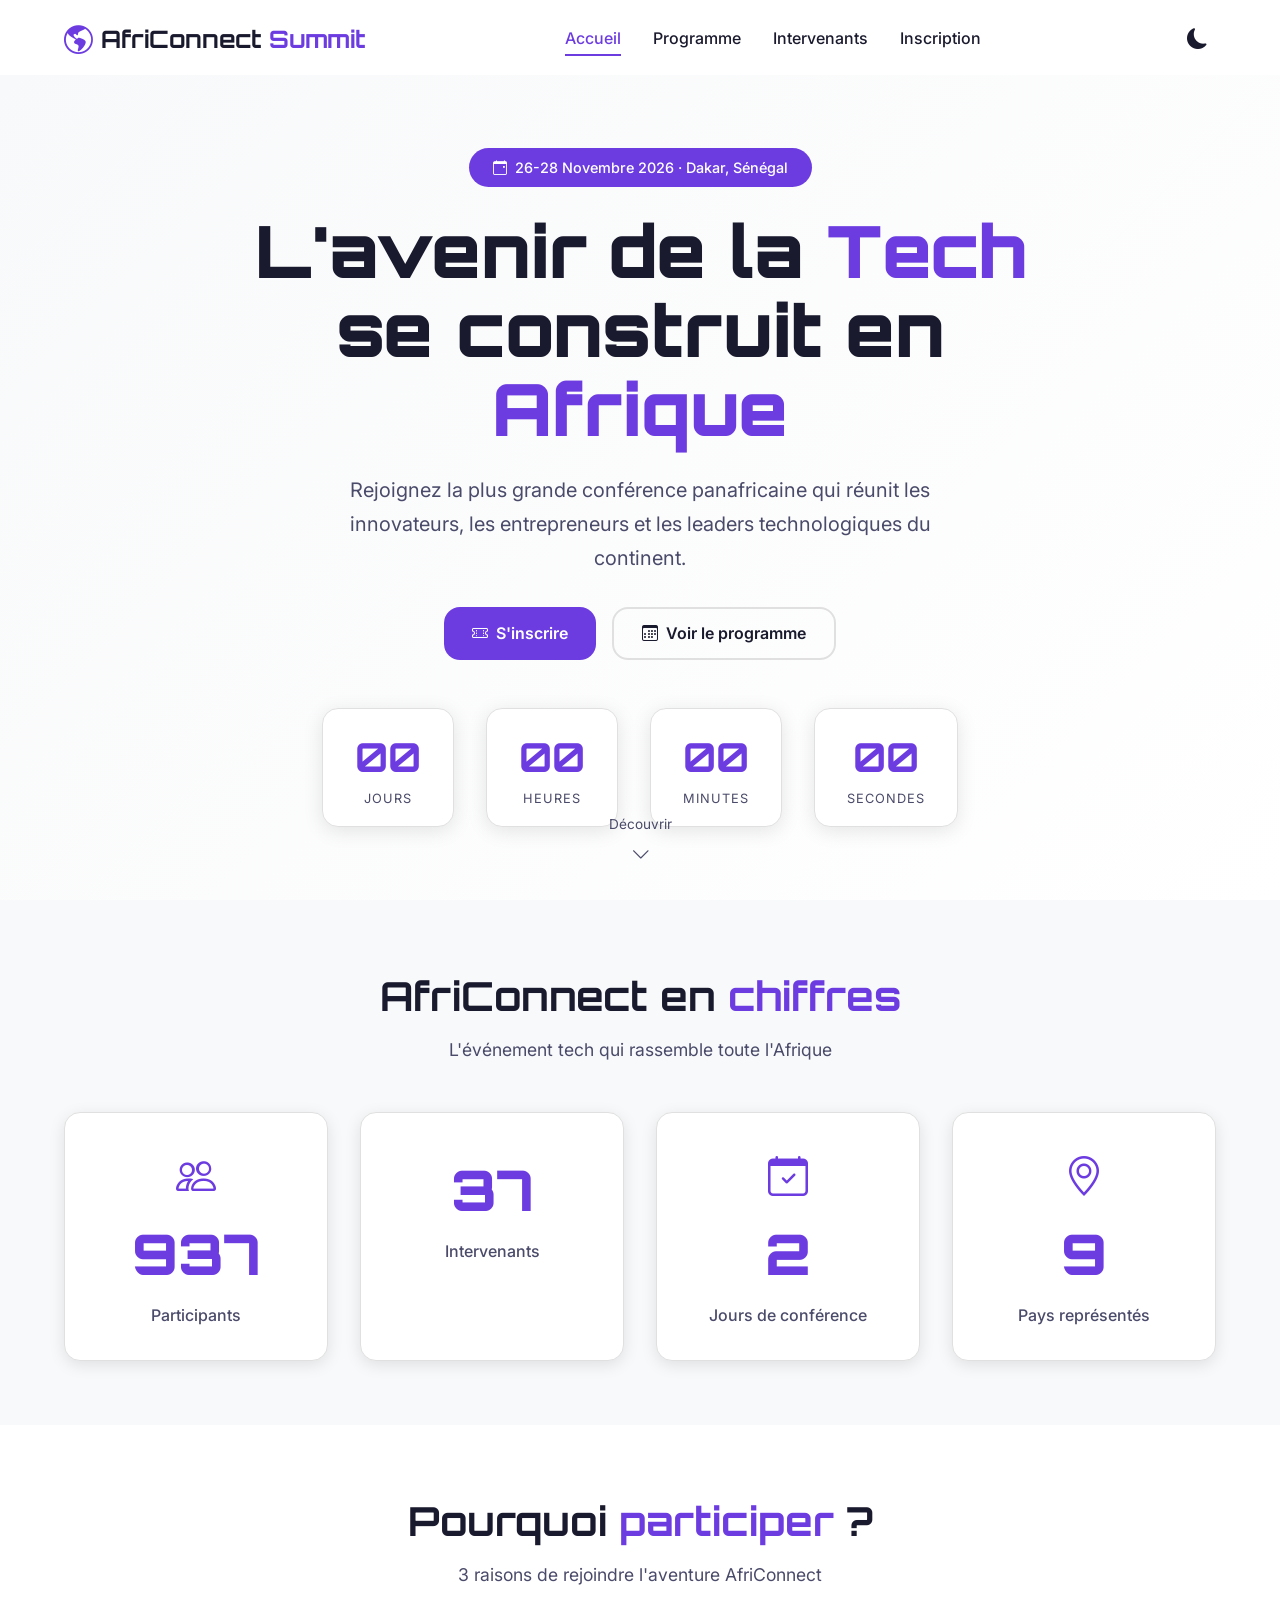
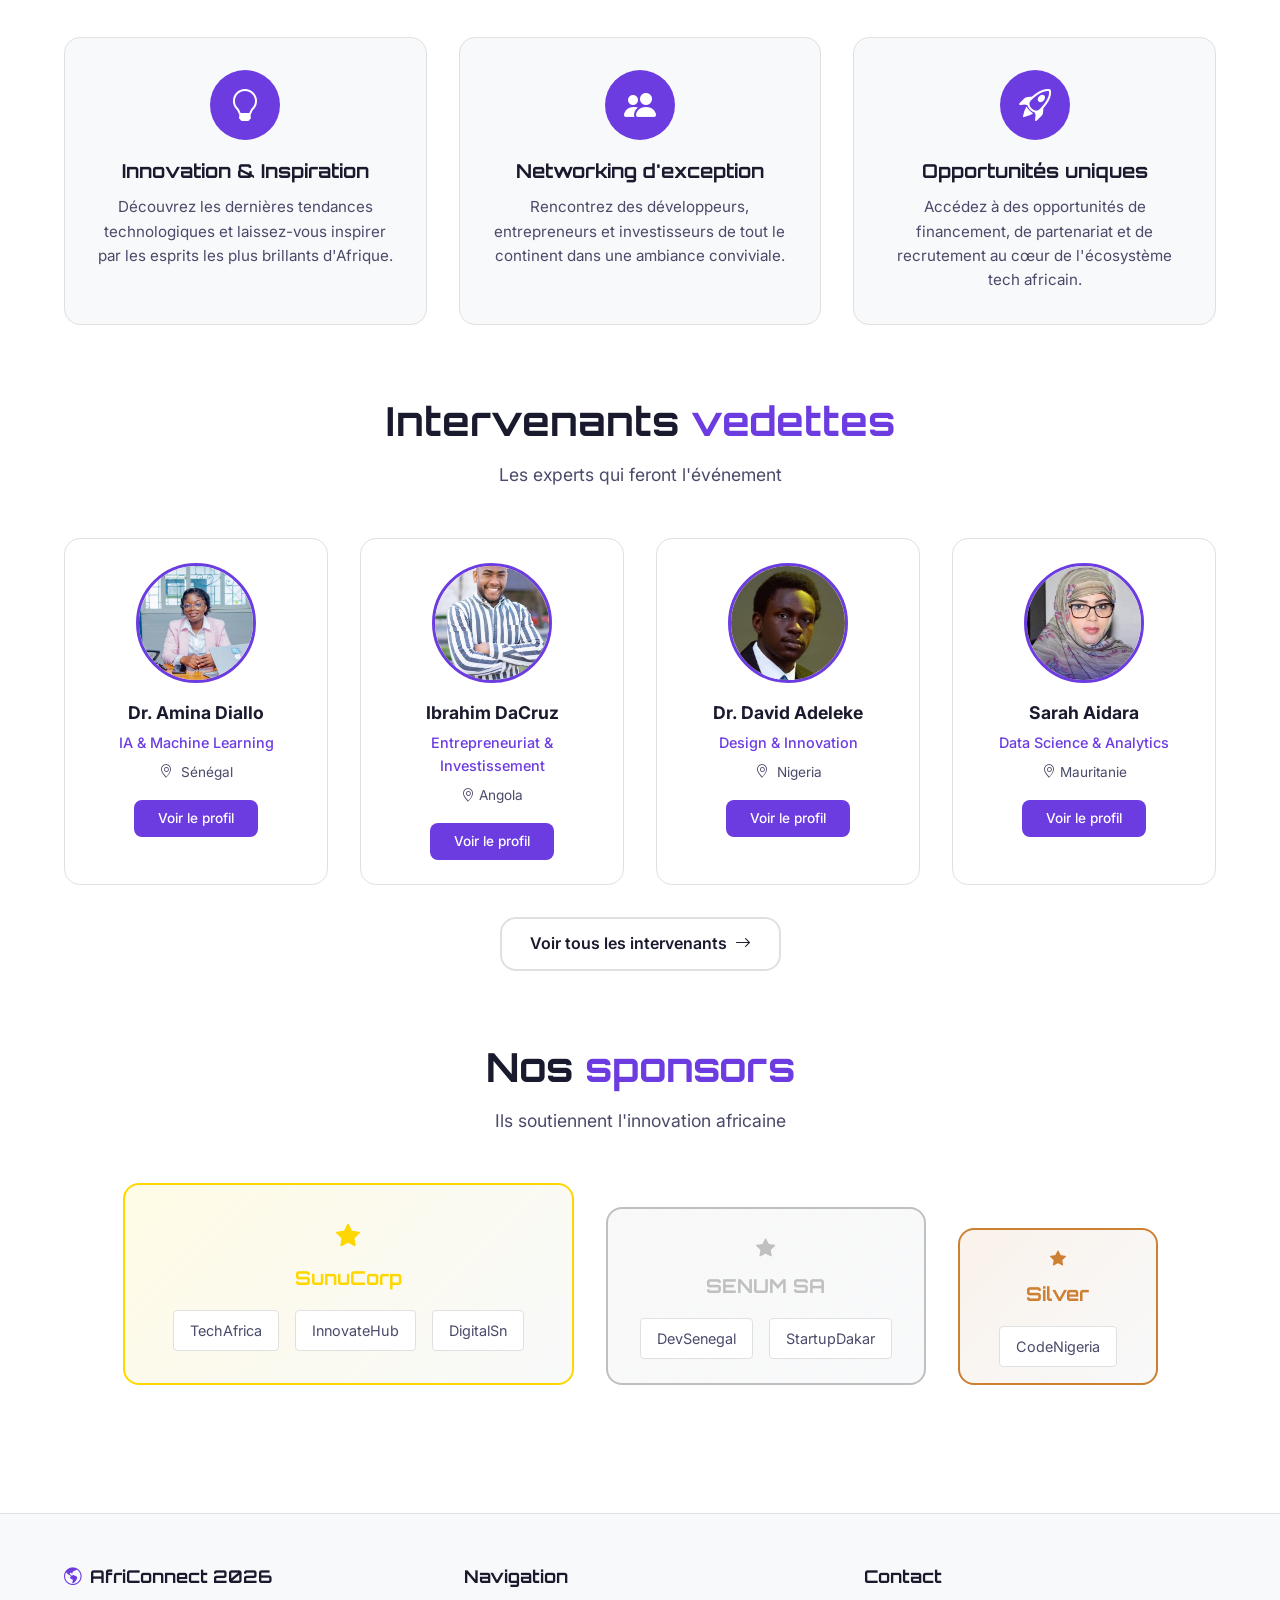
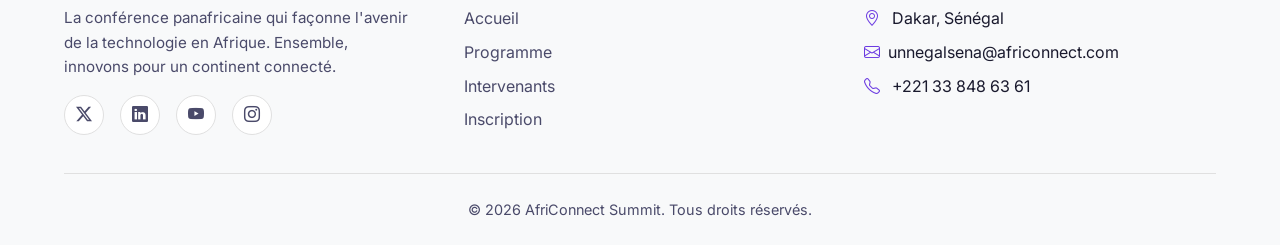
<file: index.html>
<!DOCTYPE html>
<html lang="fr" data-theme="light">
<head>
    <meta charset="UTF-8">
    <meta name="viewport" content="width=device-width, initial-scale=1.0">
    <meta name="description" content="AfriConnect Summit 2026 - La plus grande conférence tech panafricaine réunissant développeurs, entrepreneurs et investisseurs du continent.">
    <title>AfriConnect Summit 2026 - Accueil</title>
    
    <link rel="preconnect" href="https://fonts.googleapis.com">
    <link rel="preconnect" href="https://fonts.gstatic.com" crossorigin>
    <link href="https://fonts.googleapis.com/css2?family=Orbitron:wght@400;700;900&family=Inter:wght@300;400;500;600;700&display=swap" rel="stylesheet">
    
    <link rel="stylesheet" href="https://cdn.jsdelivr.net/npm/bootstrap-icons@1.11.3/font/bootstrap-icons.min.css">
    
    <link rel="stylesheet" href="css/style.css">
    <script>
        // Récupére le thème sauvegardé
        (function() {
            const savedTheme = localStorage.getItem('theme');
            if (savedTheme) {
                document.documentElement.setAttribute('data-theme', savedTheme);
            }
        })();
    </script>
</head>
<body>

    <!--  HEADER / NAVBAR  -->
    <header class="navbar" role="navigation" aria-label="Navigation principale">
        <nav class="navbar-container">
            <div class="navbar-brand">
                <a href="index.html">
                    <i class="bi bi-globe-americas"></i>
                    <span>AfriConnect <span class="brand-year">Summit</span></span>
                </a>
            </div>
            
            <button class="navbar-toggler" aria-label="Menu hamburger" aria-expanded="false">
                <i class="bi bi-list"></i>
            </button>
            
            <ul class="navbar-menu">
                <li><a href="index.html" class="active">Accueil</a></li>
                <li><a href="programme.html">Programme</a></li>
                <li><a href="intervenants.html">Intervenants</a></li>
                <li><a href="contact.html">Inscription</a></li>
            </ul>
            
            <button class="theme-toggle" aria-label="Basculer le mode sombre/clair">
                <i class="bi bi-moon-fill"></i>
            </button>
        </nav>
    </header>
    <main>
        
        <!--  SECTION HERO  -->
        <section class="hero" aria-label="Bannière principale de la conférence">
            <div class="hero-content">
                <div class="hero-badge">
                    <i class="bi bi-calendar-event"></i>
                    26-28 Novembre 2026 · Dakar, Sénégal
                </div>
                <h1 class="hero-title">
                    L'avenir de la <span>Tech</span><br>
                    se construit en <span>Afrique</span>
                </h1>
                <p class="hero-subtitle">
                    Rejoignez la plus grande conférence panafricaine qui réunit les innovateurs, 
                    les entrepreneurs et les leaders technologiques du continent.
                </p>
                <div class="hero-actions">
                    <a href="contact.html" class="btn btn-primary">
                        <i class="bi bi-ticket-perforated"></i> S'inscrire
                    </a>
                    <a href="programme.html" class="btn btn-secondary">
                        <i class="bi bi-calendar3"></i> Voir le programme
                    </a>
                </div>
                
                <!-- Compte à rebours -->
                <div class="countdown" aria-label="Compte à rebours jusqu'à la conférence">
                    <div class="countdown-item">
                        <span class="countdown-value" id="days">00</span>
                        <span class="countdown-label">Jours</span>
                    </div>
                    <div class="countdown-item">
                        <span class="countdown-value" id="hours">00</span>
                        <span class="countdown-label">Heures</span>
                    </div>
                    <div class="countdown-item">
                        <span class="countdown-value" id="minutes">00</span>
                        <span class="countdown-label">Minutes</span>
                    </div>
                    <div class="countdown-item">
                        <span class="countdown-value" id="seconds">00</span>
                        <span class="countdown-label">Secondes</span>
                    </div>
                </div>
            </div>
            
            <div class="hero-scroll-indicator">
                <span>Découvrir</span>
                <i class="bi bi-chevron-down"></i>
            </div>
        </section>

        <!--  SECTION CHIFFRES CLÉS  -->
        <section class="stats" aria-label="Chiffres clés de la conférence">
            <div class="container">
                <h2 class="section-title">AfriConnect en <span>chiffres</span></h2>
                <p class="section-subtitle">L'événement tech qui rassemble toute l'Afrique</p>
                
                <div class="stats-grid">
                    <div class="stat-card">
                        <i class="bi bi-people"></i>
                        <div class="stat-number" data-target="1200">0</div>
                        <p class="stat-label">Participants</p>
                    </div>
                    <div class="stat-card">
                        <i class="bi bi-microphone"></i>
                        <div class="stat-number" data-target="48">0</div>
                        <p class="stat-label">Intervenants</p>
                    </div>
                    <div class="stat-card">
                        <i class="bi bi-calendar-check"></i>
                        <div class="stat-number" data-target="3">0</div>
                        <p class="stat-label">Jours de conférence</p>
                    </div>
                    <div class="stat-card">
                        <i class="bi bi-geo-alt"></i>
                        <div class="stat-number" data-target="12">0</div>
                        <p class="stat-label">Pays représentés</p>
                    </div>
                </div>
            </div>
        </section>

        <!--  SECTION POURQUOI PARTICIPER  -->
        <section class="why-attend" aria-label="Pourquoi participer">
            <div class="container">
                <h2 class="section-title">Pourquoi <span>participer</span> ?</h2>
                <p class="section-subtitle">3 raisons de rejoindre l'aventure AfriConnect</p>
                
                <div class="why-grid">
                    <article class="why-card">
                        <div class="why-icon">
                            <i class="bi bi-lightbulb"></i>
                        </div>
                        <h3>Innovation & Inspiration</h3>
                        <p>Découvrez les dernières tendances technologiques et laissez-vous inspirer par les esprits les plus brillants d'Afrique.</p>
                    </article>
                    <article class="why-card">
                        <div class="why-icon">
                            <i class="bi bi-people-fill"></i>
                        </div>
                        <h3>Networking d'exception</h3>
                        <p>Rencontrez des développeurs, entrepreneurs et investisseurs de tout le continent dans une ambiance conviviale.</p>
                    </article>
                    <article class="why-card">
                        <div class="why-icon">
                            <i class="bi bi-rocket-takeoff"></i>
                        </div>
                        <h3>Opportunités uniques</h3>
                        <p>Accédez à des opportunités de financement, de partenariat et de recrutement au cœur de l'écosystème tech africain.</p>
                    </article>
                </div>
            </div>
        </section>

        <!-- SECTION INTERVENANTS VEDETTES  -->
        <section class="featured-speakers" aria-label="Intervenants vedettes">
            <div class="container">
                <h2 class="section-title">Intervenants <span>vedettes</span></h2>
                <p class="section-subtitle">Les experts qui feront l'événement</p>
                
                <div class="speakers-grid">
                    <article class="speaker-card">
                        <img src="images/imageAmina.jpg" alt="Dr. Amina Diallo" loading="lazy">
                        <h3>Dr. Amina Diallo</h3>
                        <p class="speaker-title">IA & Machine Learning</p>
                        <p class="speaker-country"><i class="bi bi-geo-alt"></i> Sénégal</p>
                        <a href="intervenants.html" class="btn btn-speaker">Voir le profil</a>
                    </article>
                    <article class="speaker-card">
                        <img src="images/imageIbrahim.jpg" alt="Ibrahim DaCruz" loading="lazy">
                        <h3>Ibrahim DaCruz</h3>
                        <p class="speaker-title">Entrepreneuriat & Investissement</p>
                        <p class="speaker-country"><i class="bi bi-geo-alt"></i>Angola</p>
                        <a href="intervenants.html" class="btn btn-speaker">Voir le profil</a>
                    </article>
                    <article class="speaker-card">
                        <img src="images/imageDavid.jpg" alt="Dr. David Adeleke" loading="lazy">
                        <h3>Dr. David Adeleke</h3>
                        <p class="speaker-title">Design & Innovation</p>
                        <p class="speaker-country"><i class="bi bi-geo-alt"></i> Nigeria</p>
                        <a href="intervenants.html" class="btn btn-speaker">Voir le profil</a>
                    </article>
                    <article class="speaker-card">
                        <img src="images/imageSarah.jpg" alt="Sarah Aidara" loading="lazy">
                        <h3>Sarah Aidara</h3>
                        <p class="speaker-title">Data Science & Analytics</p>
                        <p class="speaker-country"><i class="bi bi-geo-alt"></i>Mauritanie</p>
                        <a href="intervenants.html" class="btn btn-speaker">Voir le profil</a>
                    </article>
                </div>
                
                <div class="speakers-cta">
                    <a href="intervenants.html" class="btn btn-secondary">Voir tous les intervenants <i class="bi bi-arrow-right"></i></a>
                </div>
            </div>
        </section>

        <!--  SECTION SPONSORS -->
        <section class="sponsors" aria-label="Sponsors">
            <div class="container">
                <h2 class="section-title">Nos <span>sponsors</span></h2>
                <p class="section-subtitle">Ils soutiennent l'innovation africaine</p>
                
                <div class="sponsors-grid">
                    <div class="sponsor sponsor-gold">
                        <i class="bi bi-star-fill"></i>
                        <span>SunuCorp</span>
                        <div class="sponsor-logos">
                            <span class="sponsor-name">TechAfrica</span>
                            <span class="sponsor-name">InnovateHub</span>
                            <span class="sponsor-name">DigitalSn</span>
                        </div>
                    </div>
                    <div class="sponsor sponsor-silver">
                        <i class="bi bi-star-fill"></i>
                        <span>SENUM SA</span>
                        <div class="sponsor-logos">
                            <span class="sponsor-name">DevSenegal</span>
                            <span class="sponsor-name">StartupDakar</span>
                        </div>
                    </div>
                    <div class="sponsor sponsor-bronze">
                        <i class="bi bi-star-fill"></i>
                        <span>Silver</span>
                        <div class="sponsor-logos">
                            <span class="sponsor-name">CodeNigeria</span>
                        </div>
                    </div>
                </div>
            </div>
        </section>

    </main>

    <!--FOOTER -->
    <footer class="footer">
        <div class="container">
            <div class="footer-grid">
                <div class="footer-col">
                    <h4><i class="bi bi-globe-americas"></i>AfriConnect 2026</h4>
                    <p>La conférence panafricaine qui façonne l'avenir de la technologie en Afrique. Ensemble, innovons pour un continent connecté.</p>
                    <div class="footer-social">
                        <a href="#" aria-label="Twitter"><i class="bi bi-twitter-x"></i></a>
                        <a href="#" aria-label="LinkedIn"><i class="bi bi-linkedin"></i></a>
                        <a href="#" aria-label="YouTube"><i class="bi bi-youtube"></i></a>
                        <a href="#" aria-label="Instagram"><i class="bi bi-instagram"></i></a>
                    </div>
                </div>
                <div class="footer-col">
                    <h4>Navigation</h4>
                    <ul>
                        <li><a href="index.html">Accueil</a></li>
                        <li><a href="programme.html">Programme</a></li>
                        <li><a href="intervenants.html">Intervenants</a></li>
                        <li><a href="contact.html">Inscription</a></li>
                    </ul>
                </div>
                <div class="footer-col">
                    <h4>Contact</h4>
                    <ul>
                        <li><i class="bi bi-geo-alt"></i> Dakar, Sénégal</li>
                        <li><i class="bi bi-envelope"></i>unnegalsena@africonnect.com</li>
                        <li><i class="bi bi-telephone"></i> +221 33 848 63 61</li>
                    </ul>
                </div>
            </div>
            <div class="footer-bottom">
                <p>&copy; <span id="currentYear">2026</span> AfriConnect Summit. Tous droits réservés.</p>
                <button class="btn-back-to-top" aria-label="Retour en haut de page">
                    <i class="bi bi-chevron-up"></i>
                </button>
            </div>
        </div>
    </footer>

    <!-- JavaScript -->
    <script src="js/main.js"></script>
</body>
</html>
</file>
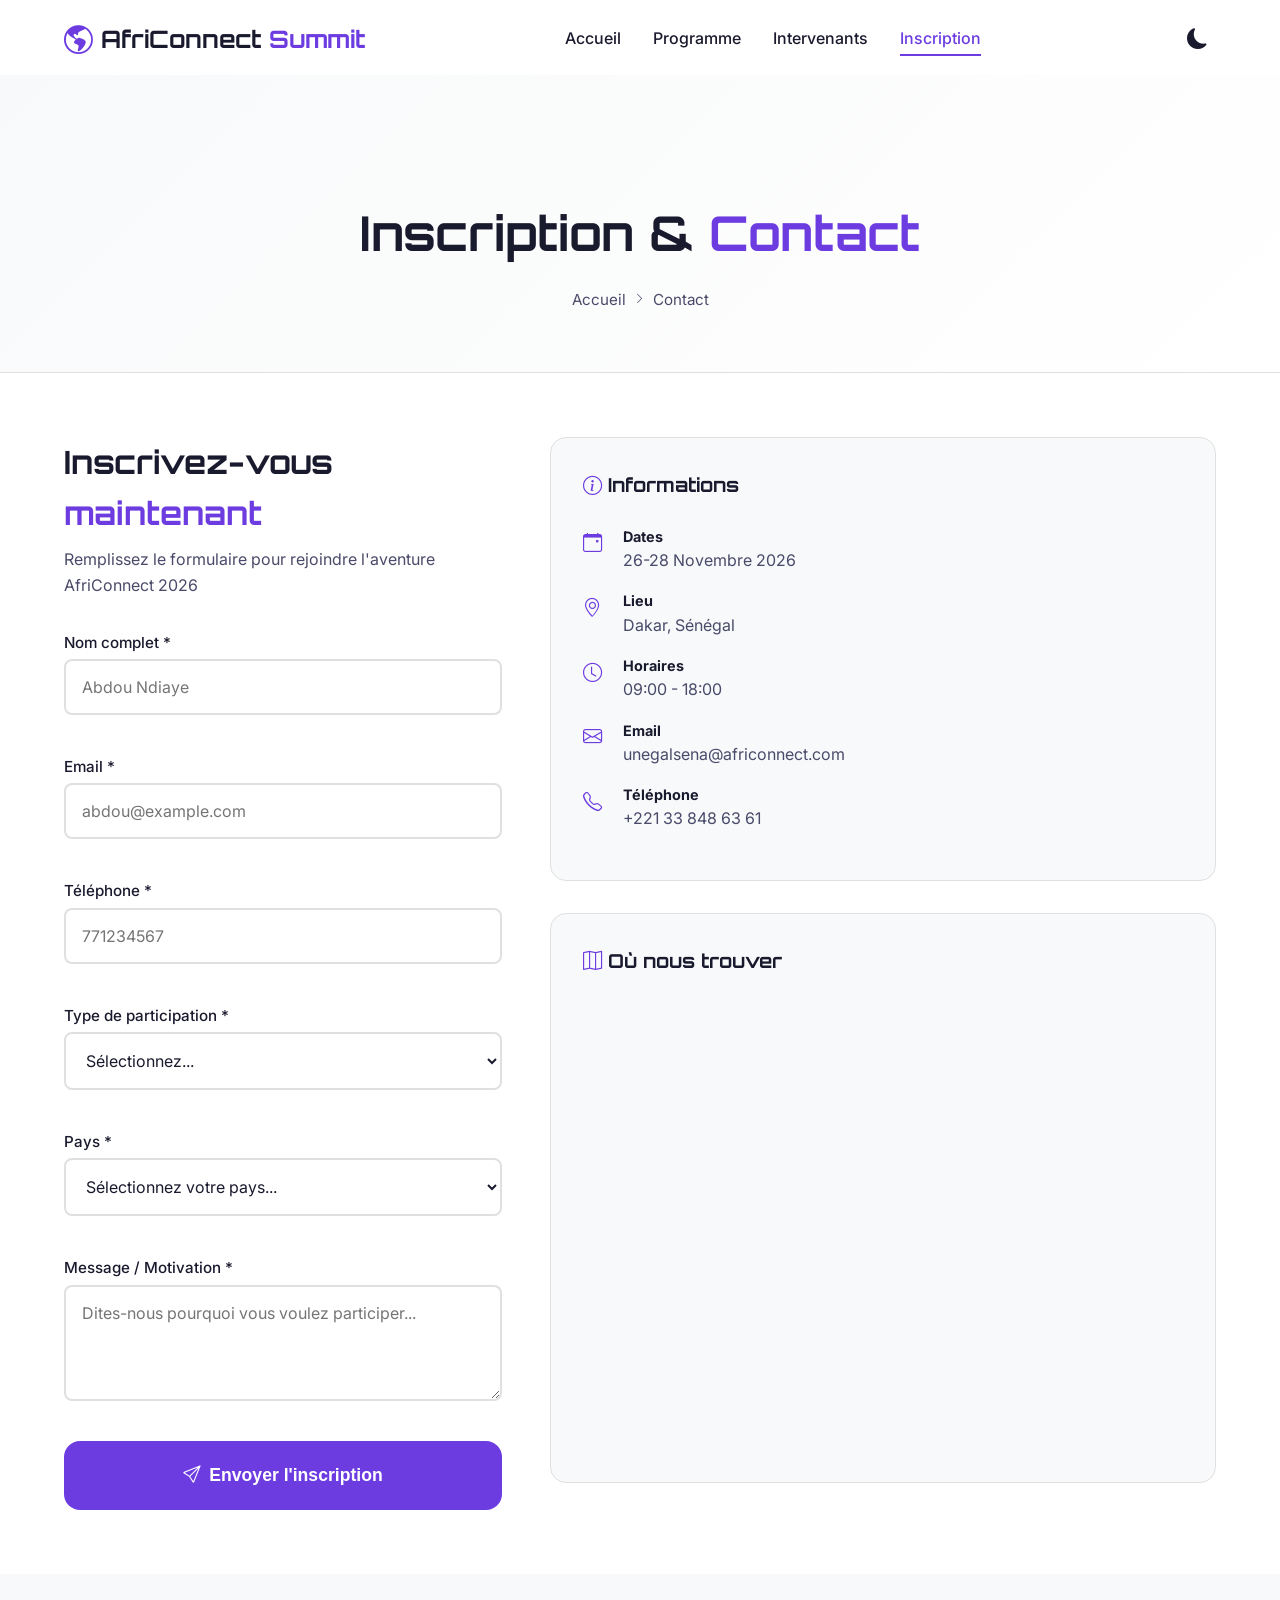
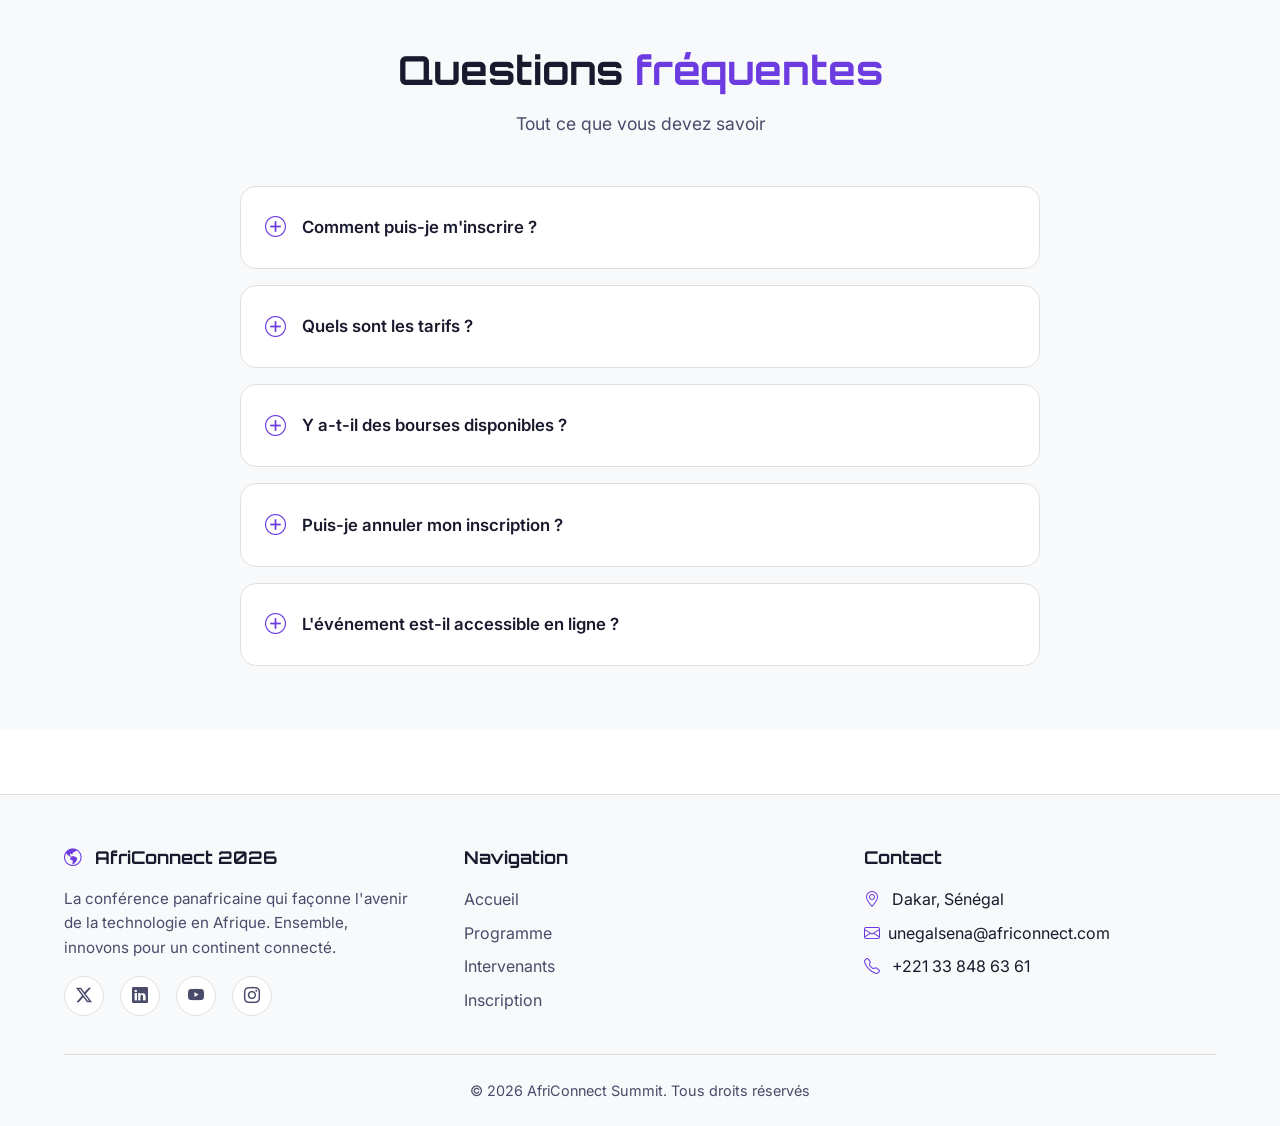
<file: contact.html>
<!DOCTYPE html>
<html lang="fr" data-theme="light">
<head>
    <meta charset="UTF-8">
    <meta name="viewport" content="width=device-width, initial-scale=1.0">
    <meta name="description" content="Inscription au AfriConnect Summit 2026 - Rejoignez la plus grande conférence tech panafricaine.">
    <title>Inscription - AfriConnect Summit 2026</title>
    
    <link rel="preconnect" href="https://fonts.googleapis.com">
    <link rel="preconnect" href="https://fonts.gstatic.com" crossorigin>
    <link href="https://fonts.googleapis.com/css2?family=Orbitron:wght@400;700;900&family=Inter:wght@300;400;500;600;700&display=swap" rel="stylesheet">
    
    <link rel="stylesheet" href="https://cdn.jsdelivr.net/npm/bootstrap-icons@1.11.3/font/bootstrap-icons.min.css">
    
    <link rel="stylesheet" href="css/style.css">
    <script>
        // Récupére le thème sauvegardé
        (function() {
            const savedTheme = localStorage.getItem('theme');
            if (savedTheme) {
                document.documentElement.setAttribute('data-theme', savedTheme);
            }
        })();
    </script>
</head>
<body>

    <!--  HEADER / NAVBAR  -->
    <header class="navbar" role="navigation" aria-label="Navigation principale">
        <nav class="navbar-container">
            <div class="navbar-brand">
                <a href="index.html">
                    <i class="bi bi-globe-americas"></i>
                    <span>AfriConnect <span class="brand-year">Summit</span></span>
                </a>
            </div>
            
            <button class="navbar-toggler" aria-label="Menu hamburger" aria-expanded="false">
                <i class="bi bi-list"></i>
            </button>
            
            <ul class="navbar-menu">
                <li><a href="index.html">Accueil</a></li>
                <li><a href="programme.html">Programme</a></li>
                <li><a href="intervenants.html">Intervenants</a></li>
                <li><a href="contact.html" class="active">Inscription</a></li>
            </ul>
            
            <button class="theme-toggle" aria-label="Basculer le mode sombre/clair">
                <i class="bi bi-moon-fill"></i>
            </button>
        </nav>
    </header>
    <main>
        
        <!-- SECTION HERO -->
        <section class="page-hero" aria-label="Bannière d'inscription">
            <div class="page-hero-content">
                <h1>Inscription & <span>Contact</span></h1>
                <nav class="breadcrumb" aria-label="Fil d'Ariane">
                    <a href="index.html">Accueil</a>
                    <i class="bi bi-chevron-right"></i>
                    <span>Contact</span>
                </nav>
            </div>
        </section>

        <!--  FORMULAIRE  -->
        <section class="contact-section" aria-label="Formulaire d'inscription">
            <div class="container">
                <div class="contact-grid">
                    
                    <!-- Formulaire -->
                    <div class="contact-form-wrapper">
                        <h2>Inscrivez-vous <span>maintenant</span></h2>
                        <p>Remplissez le formulaire pour rejoindre l'aventure AfriConnect 2026</p>
                        
                        <form id="registrationForm" novalidate>
                            <div class="form-group">
                                <label for="fullname">Nom complet *</label>
                                <input type="text" id="fullname" name="fullname" placeholder="Abdou Ndiaye" required>
                                <div class="error-message"></div>
                            </div>
                            
                            <div class="form-group">
                                <label for="email">Email *</label>
                                <input type="email" id="email" name="email" placeholder="abdou@example.com" required>
                                <div class="error-message"></div>
                            </div>
                            
                            <div class="form-group">
                                <label for="phone">Téléphone *</label>
                                <input type="tel" id="phone" name="phone" placeholder="771234567" required>
                                <div class="error-message"></div>
                            </div>
                            
                            <div class="form-group">
                                <label for="participation">Type de participation *</label>
                                <select id="participation" name="participation" required>
                                    <option value="">Sélectionnez...</option>
                                    <option value="speaker">Intervenant</option>
                                    <option value="participant">Participant</option>
                                    <option value="exposant">Exposant</option>
                                    <option value="sponsor">Sponsor</option>
                                    <option value="media">Média/Presse</option>
                                </select>
                                <div class="error-message"></div>
                            </div>
                            
                            <div class="form-group">
                                <label for="country">Pays *</label>
                                <select id="country" name="country" required>
                                    <option value="">Sélectionnez votre pays...</option>
                                    <option value="SN">Sénégal</option>
                                    <option value="NG">Nigeria</option>
                                    <option value="GH">Algérie</option>
                                    <option value="KE">Kenya</option>
                                    <option value="CI">Côte d'Ivoire</option>
                                    <option value="CM">Cameroun</option>
                                    <option value="ML">Mali</option>
                                    <option value="ZA">Cap Vert</option>
                                    <option value="MA">Maroc</option>
                                    <option value="TN">Mauritanie</option>
                                    <option value="EG">Égypte</option>
                                    <option value="ET">Bénin</option>
                                </select>
                                <div class="error-message"></div>
                            </div>
                            
                            <div class="form-group">
                                <label for="message">Message / Motivation *</label>
                                <textarea id="message" name="message" rows="4" placeholder="Dites-nous pourquoi vous voulez participer..." required></textarea>
                                <div class="error-message"></div>
                            </div>
                            
                            <button type="submit" class="btn btn-primary btn-submit">
                                <i class="bi bi-send"></i> Envoyer l'inscription
                            </button>
                            
                            <div id="formSuccess" class="form-success" style="display:none;">
                                <i class="bi bi-check-circle-fill"></i>
                                <p>Inscription envoyée avec succès ! Nous vous contacterons prochainement.</p>
                            </div>
                        </form>
                    </div>
                    
                    <!-- Informations -->
                    <div class="contact-info-wrapper">
                        <div class="contact-info-card">
                            <h3><i class="bi bi-info-circle"></i> Informations</h3>
                            <div class="info-item">
                                <i class="bi bi-calendar-event"></i>
                                <div>
                                    <strong>Dates</strong>
                                    <p>26-28 Novembre 2026</p>
                                </div>
                            </div>
                            <div class="info-item">
                                <i class="bi bi-geo-alt"></i>
                                <div>
                                    <strong>Lieu</strong>
                                    <p>Dakar, Sénégal</p>
                                </div>
                            </div>
                            <div class="info-item">
                                <i class="bi bi-clock"></i>
                                <div>
                                    <strong>Horaires</strong>
                                    <p>09:00 - 18:00</p>
                                </div>
                            </div>
                            <div class="info-item">
                                <i class="bi bi-envelope"></i>
                                <div>
                                    <strong>Email</strong>
                                    <p>unegalsena@africonnect.com</p>
                                </div>
                            </div>
                            <div class="info-item">
                                <i class="bi bi-telephone"></i>
                                <div>
                                    <strong>Téléphone</strong>
                                    <p>+221 33 848 63 61</p>
                                </div>
                            </div>
                        </div>
                        
                        <!-- Google Maps -->
                        <div class="map-container">
                            <h3><i class="bi bi-map"></i> Où nous trouver</h3>
                            <iframe src="https://www.google.com/maps/embed?pb=!4v1784579786389!6m8!1m7!1s0Z4RRUMkObMtTrDIaSq_gg!2m2!1d14.69898361279917!2d-17.46888520472069!3f347.58112111996763!4f11.01312705175016!5f0.7820865974627469" width="600" height="450" style="border:0;" allowfullscreen="" loading="lazy" referrerpolicy="strict-origin-when-cross-origin"></iframe>
                        </div>
                    </div>
                    
                </div>
            </div>
        </section>

        <!-- FAQ ACCORDÉON CSS  -->
        <section class="faq" aria-label="Questions fréquentes">
            <div class="container">
                <h2 class="section-title">Questions <span>fréquentes</span></h2>
                <p class="section-subtitle">Tout ce que vous devez savoir</p>
                
                <div class="faq-list">
                    
                    <div class="faq-item">
                        <input type="checkbox" id="faq1" class="faq-toggle">
                        <label for="faq1" class="faq-question">
                            <i class="bi bi-plus-circle"></i>
                            <i class="bi bi-dash-circle"></i>
                            Comment puis-je m'inscrire ?
                        </label>
                        <div class="faq-answer">
                            <p>L'inscription se fait directement via le formulaire sur cette page. Remplissez tous les champs requis et soumettez votre demande. Vous recevrez une confirmation par email dans les 48 heures.</p>
                        </div>
                    </div>
                    
                    <div class="faq-item">
                        <input type="checkbox" id="faq2" class="faq-toggle">
                        <label for="faq2" class="faq-question">
                            <i class="bi bi-plus-circle"></i>
                            <i class="bi bi-dash-circle"></i>
                            Quels sont les tarifs ?
                        </label>
                        <div class="faq-answer">
                            <p>Les tarifs varient selon le type de participation. Étudiants : 5000f, Professionnels : 50.000f, Exposants : 150.000f. Des réductions sont disponibles pour les groupes de 5 personnes ou plus.</p>
                        </div>
                    </div>
                    
                    <div class="faq-item">
                        <input type="checkbox" id="faq3" class="faq-toggle">
                        <label for="faq3" class="faq-question">
                            <i class="bi bi-plus-circle"></i>
                            <i class="bi bi-dash-circle"></i>
                            Y a-t-il des bourses disponibles ?
                        </label>
                        <div class="faq-answer">
                            <p>Oui, AfriConnect propose un programme de bourses pour les étudiants et entrepreneurs des pays africains. Les candidatures sont ouvertes jusqu'au 15 octobre 2026.</p>
                        </div>
                    </div>
                    
                    <div class="faq-item">
                        <input type="checkbox" id="faq4" class="faq-toggle">
                        <label for="faq4" class="faq-question">
                            <i class="bi bi-plus-circle"></i>
                            <i class="bi bi-dash-circle"></i>
                            Puis-je annuler mon inscription ?
                        </label>
                        <div class="faq-answer">
                            <p>L'annulation est possible jusqu'à 15 jours avant l'événement. Un remboursement partiel de 70% sera effectué. Passé ce délai, aucun remboursement n'est possible.</p>
                        </div>
                    </div>
                    
                    <div class="faq-item">
                        <input type="checkbox" id="faq5" class="faq-toggle">
                        <label for="faq5" class="faq-question">
                            <i class="bi bi-plus-circle"></i>
                            <i class="bi bi-dash-circle"></i>
                            L'événement est-il accessible en ligne ?
                        </label>
                        <div class="faq-answer">
                            <p>Oui, une retransmission en direct sera disponible sur notre plateforme pour les participants à distance. Les replays seront accessibles pendant 30 jours après l'événement.</p>
                        </div>
                    </div>
                    
                </div>
            </div>
        </section>

    </main>

    <!--  FOOTER  -->
    <footer class="footer">
        <div class="container">
            <div class="footer-grid">
                <div class="footer-col">
                    <h4><i class="bi bi-globe-americas"></i> AfriConnect 2026</h4>
                    <p>La conférence panafricaine qui façonne l'avenir de la technologie en Afrique. Ensemble, innovons pour un continent connecté.</p>
                    <div class="footer-social">
                        <a href="#" aria-label="Twitter"><i class="bi bi-twitter-x"></i></a>
                        <a href="#" aria-label="LinkedIn"><i class="bi bi-linkedin"></i></a>
                        <a href="#" aria-label="YouTube"><i class="bi bi-youtube"></i></a>
                        <a href="#" aria-label="Instagram"><i class="bi bi-instagram"></i></a>
                    </div>
                </div>
                <div class="footer-col">
                    <h4>Navigation</h4>
                    <ul>
                        <li><a href="index.html">Accueil</a></li>
                        <li><a href="programme.html">Programme</a></li>
                        <li><a href="intervenants.html">Intervenants</a></li>
                        <li><a href="contact.html">Inscription</a></li>
                    </ul>
                </div>
                <div class="footer-col">
                    <h4>Contact</h4>
                    <ul>
                        <li><i class="bi bi-geo-alt"></i> Dakar, Sénégal</li>
                        <li><i class="bi bi-envelope"></i>unegalsena@africonnect.com</li>
                        <li><i class="bi bi-telephone"></i> +221 33 848 63 61</li>
                    </ul>
                </div>
            </div>
            <div class="footer-bottom">
                <p>&copy; <span id="currentYear">2026</span> AfriConnect Summit. Tous droits réservés</p>
                <button class="btn-back-to-top" aria-label="Retour en haut de page">
                    <i class="bi bi-chevron-up"></i>
                </button>
            </div>
        </div>
    </footer>

    <!-- JavaScript -->
    <script src="js/main.js"></script>
</body>
</html>
</file>
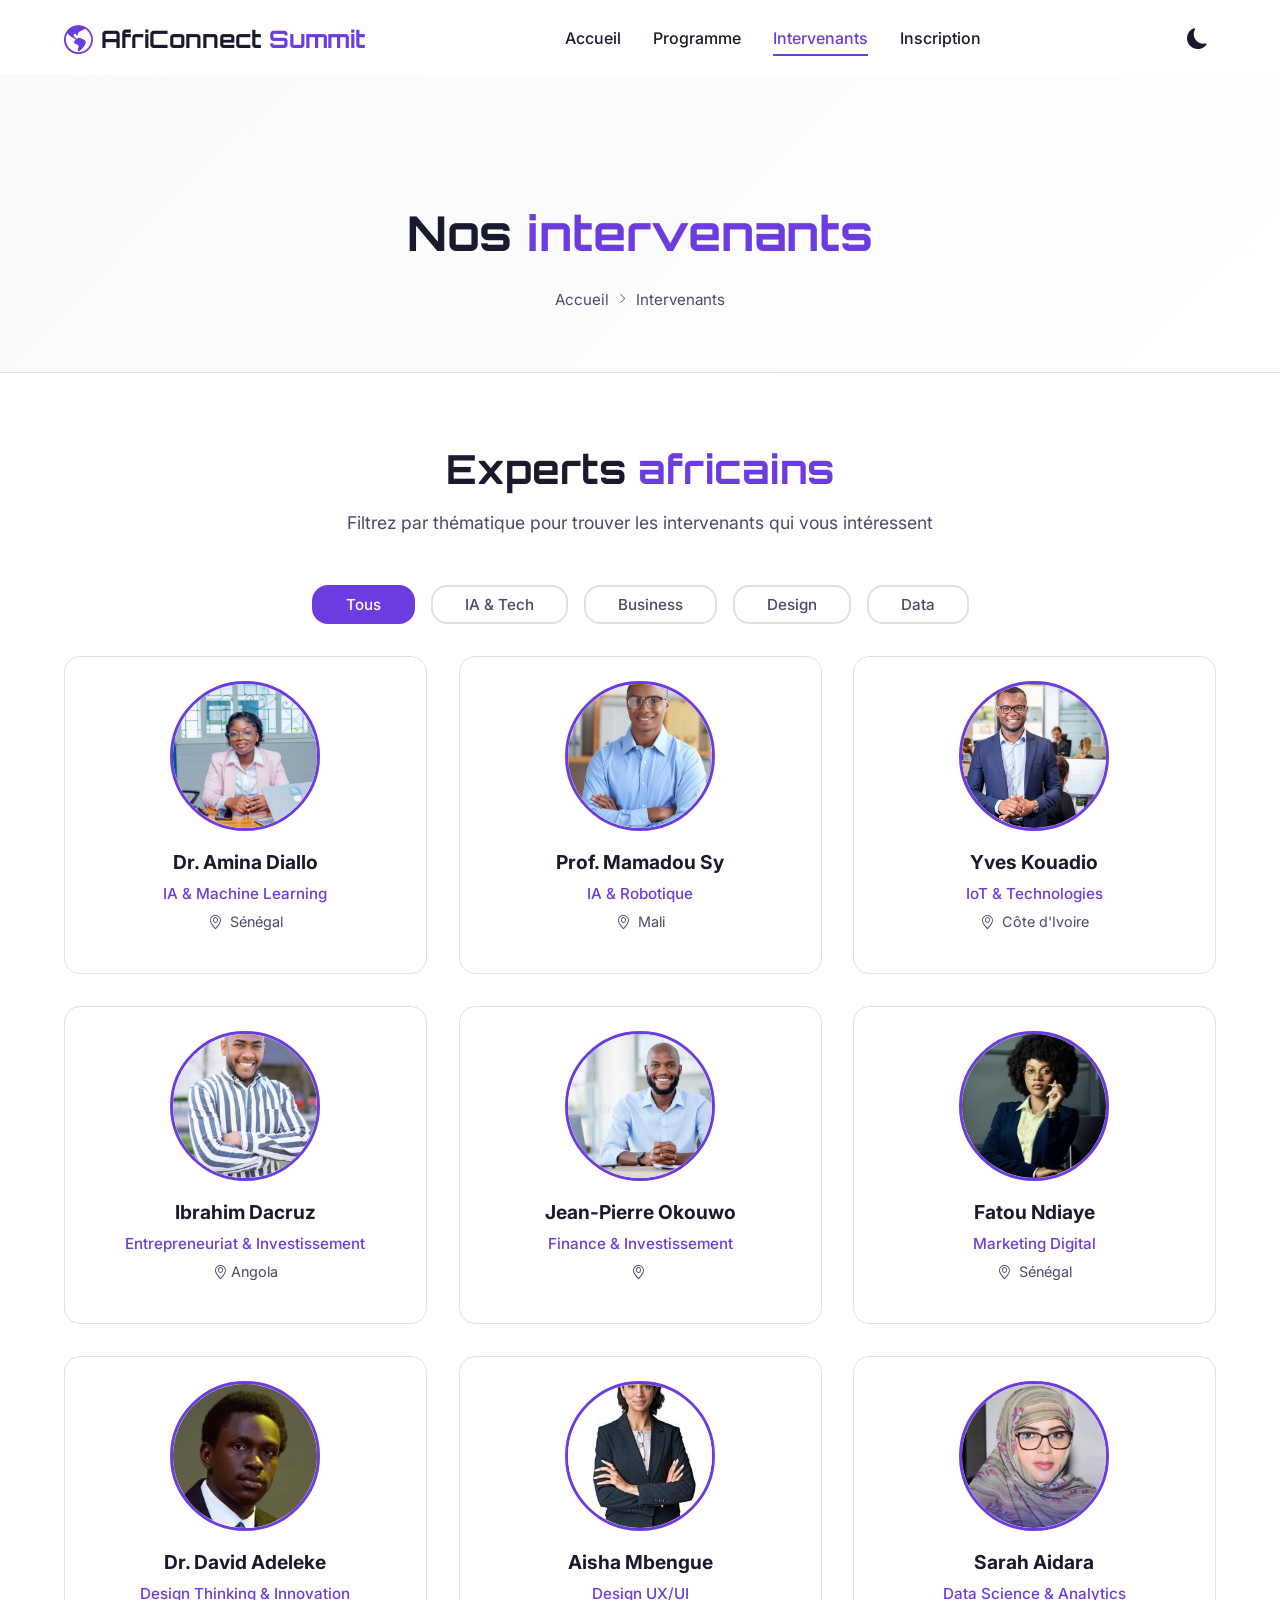
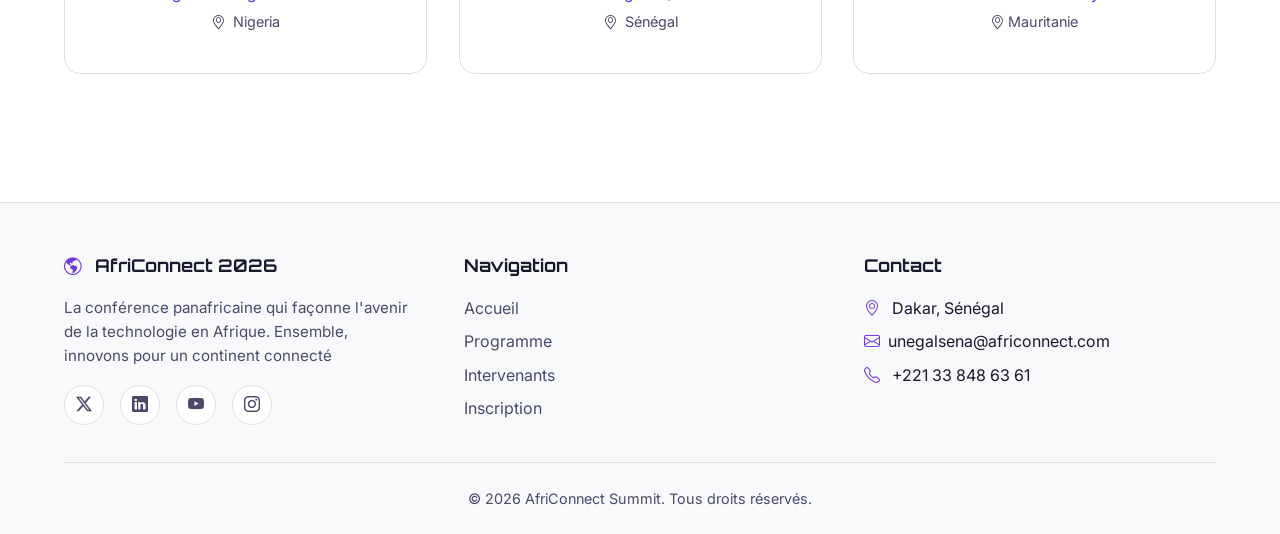
<file: intervenants.html>
<!DOCTYPE html>
<html lang="fr" data-theme="light">
<head>
    <meta charset="UTF-8">
    <meta name="viewport" content="width=device-width, initial-scale=1.0">
    <meta name="description" content="Découvrez les intervenants du AfriConnect Summit 2026 - Les experts africains de la technologie.">
    <title>Intervenants - AfriConnect Summit 2026</title>
    
    <link rel="preconnect" href="https://fonts.googleapis.com">
    <link rel="preconnect" href="https://fonts.gstatic.com" crossorigin>
    <link href="https://fonts.googleapis.com/css2?family=Orbitron:wght@400;700;900&family=Inter:wght@300;400;500;600;700&display=swap" rel="stylesheet">
    
    <link rel="stylesheet" href="https://cdn.jsdelivr.net/npm/bootstrap-icons@1.11.3/font/bootstrap-icons.min.css">
    
    <link rel="stylesheet" href="css/style.css">
    <script>
        // Récupére le thème sauvegardé
        (function() {
            const savedTheme = localStorage.getItem('theme');
            if (savedTheme) {
                document.documentElement.setAttribute('data-theme', savedTheme);
            }
        })();
    </script>
</head>
<body>
    <header class="navbar" role="navigation" aria-label="Navigation principale">
        <nav class="navbar-container">
            <div class="navbar-brand">
                <a href="index.html">
                    <i class="bi bi-globe-americas"></i>
                    <span>AfriConnect <span class="brand-year">Summit</span></span>
                </a>
            </div>
            
            <button class="navbar-toggler" aria-label="Menu hamburger" aria-expanded="false">
                <i class="bi bi-list"></i>
            </button>
            
            <ul class="navbar-menu">
                <li><a href="index.html">Accueil</a></li>
                <li><a href="programme.html">Programme</a></li>
                <li><a href="intervenants.html" class="active">Intervenants</a></li>
                <li><a href="contact.html">Inscription</a></li>
            </ul>
            
            <button class="theme-toggle" aria-label="Basculer le mode sombre/clair">
                <i class="bi bi-moon-fill"></i>
            </button>
        </nav>
    </header>
    <main>
        
        <!--  SECTION HERO  -->
        <section class="page-hero" aria-label="Bannière des intervenants">
            <div class="page-hero-content">
                <h1>Nos <span>intervenants</span></h1>
                <nav class="breadcrumb" aria-label="Fil d'Ariane">
                    <a href="index.html">Accueil</a>
                    <i class="bi bi-chevron-right"></i>
                    <span>Intervenants</span>
                </nav>
            </div>
        </section>

        <!--  FILTRES & GRILLE  -->
        <section class="speakers-full" aria-label="Liste complète des intervenants">
            <div class="container">
                <h2 class="section-title">Experts <span>africains</span></h2>
                <p class="section-subtitle">Filtrez par thématique pour trouver les intervenants qui vous intéressent</p>
                
                <!-- Filtres -->
                <div class="filter-buttons" role="group" aria-label="Filtrage des intervenants">
                    <button class="filter-btn active" data-filter="all">Tous</button>
                    <button class="filter-btn" data-filter="ia-tech">IA & Tech</button>
                    <button class="filter-btn" data-filter="business">Business</button>
                    <button class="filter-btn" data-filter="design">Design</button>
                    <button class="filter-btn" data-filter="data">Data</button>
                </div>
                
                <!-- Grille -->
                <div class="speakers-full-grid">
                    <!-- IA & Tech -->
                    <article class="speaker-full-card" data-category="ia-tech">
                        <img src="images/imageAmina.jpg" alt="Dr. Amina Diallo" loading="lazy">
                        <h3>Dr. Amina Diallo</h3>
                        <p class="speaker-specialty">IA & Machine Learning</p>
                        <p class="speaker-country"><i class="bi bi-geo-alt"></i> Sénégal</p>
                    </article>
                    
                    <article class="speaker-full-card" data-category="ia-tech">
                        <img src="images/imageMamadou.jpg" alt="Prof. Mamadou Sy" loading="lazy">
                        <h3>Prof. Mamadou Sy</h3>
                        <p class="speaker-specialty">IA & Robotique</p>
                        <p class="speaker-country"><i class="bi bi-geo-alt"></i> Mali</p>
                    </article>
                    
                    <article class="speaker-full-card" data-category="ia-tech">
                        <img src="images/imageYves.jpg" alt="Yves Kouadio" loading="lazy">
                        <h3>Yves Kouadio</h3>
                        <p class="speaker-specialty">IoT & Technologies</p>
                        <p class="speaker-country"><i class="bi bi-geo-alt"></i> Côte d'Ivoire</p>
                    </article>
                    
                    <!-- Business -->
                    <article class="speaker-full-card" data-category="business">
                        <img src="images/imageIbrahim.jpg" alt="Ibrahim DaCruz" loading="lazy">
                        <h3>Ibrahim Dacruz</h3>
                        <p class="speaker-specialty">Entrepreneuriat & Investissement</p>
                        <p class="speaker-country"><i class="bi bi-geo-alt"></i>Angola</p>
                    </article>
                    
                    <article class="speaker-full-card" data-category="business">
                        <img src="images/imageJP.jpg" alt="Jean-Pierre" loading="lazy">
                        <h3>Jean-Pierre Okouwo</h3>
                        <p class="speaker-specialty">Finance & Investissement</p>
                        <p class="speaker-country"><i class="bi bi-geo-alt"></i> </p>
                    </article>
                    
                    <article class="speaker-full-card" data-category="business">
                        <img src="images/imageFatou.jpg" alt="Fatou Diop" loading="lazy">
                        <h3>Fatou Ndiaye</h3>
                        <p class="speaker-specialty">Marketing Digital</p>
                        <p class="speaker-country"><i class="bi bi-geo-alt"></i> Sénégal</p>
                    </article>
                    
                    <!-- Design -->
                    <article class="speaker-full-card" data-category="design">
                        <img src="images/imageDavid.jpg" alt="Dr. David Adeleke" loading="lazy">
                        <h3>Dr. David Adeleke</h3>
                        <p class="speaker-specialty">Design Thinking & Innovation</p>
                        <p class="speaker-country"><i class="bi bi-geo-alt"></i> Nigeria</p>
                    </article>
                    
                    <article class="speaker-full-card" data-category="design">
                    <img src="images/imageAisha.jpg" alt="Aisha Ndiaye - UX/UI Design" loading="lazy">
                        <h3>Aisha Mbengue</h3>
                        <p class="speaker-specialty"> Design UX/UI</p>
                        <p class="speaker-country"><i class="bi bi-geo-alt"></i> Sénégal</p>
                    </article>
                    
                    <!-- Data -->
                    <article class="speaker-full-card" data-category="data">
                        <img src="images/imageSarah.jpg" alt="Sarah Aidara" loading="lazy">
                        <h3>Sarah Aidara</h3>
                        <p class="speaker-specialty">Data Science & Analytics</p>
                        <p class="speaker-country"><i class="bi bi-geo-alt"></i>Mauritanie</p>
                    </article>
                </div>
            </div>
        </section>

    </main>

    <!--  FOOTER  -->
    <footer class="footer">
        <div class="container">
            <div class="footer-grid">
                <div class="footer-col">
                    <h4><i class="bi bi-globe-americas"></i> AfriConnect 2026</h4>
                    <p>La conférence panafricaine qui façonne l'avenir de la technologie en Afrique. Ensemble, innovons pour un continent connecté</p>
                    <div class="footer-social">
                        <a href="#" aria-label="Twitter"><i class="bi bi-twitter-x"></i></a>
                        <a href="#" aria-label="LinkedIn"><i class="bi bi-linkedin"></i></a>
                        <a href="#" aria-label="YouTube"><i class="bi bi-youtube"></i></a>
                        <a href="#" aria-label="Instagram"><i class="bi bi-instagram"></i></a>
                    </div>
                </div>
                <div class="footer-col">
                    <h4>Navigation</h4>
                    <ul>
                        <li><a href="index.html">Accueil</a></li>
                        <li><a href="programme.html">Programme</a></li>
                        <li><a href="intervenants.html">Intervenants</a></li>
                        <li><a href="contact.html">Inscription</a></li>
                    </ul>
                </div>
                <div class="footer-col">
                    <h4>Contact</h4>
                    <ul>
                        <li><i class="bi bi-geo-alt"></i> Dakar, Sénégal</li>
                        <li><i class="bi bi-envelope"></i>unegalsena@africonnect.com</li>
                        <li><i class="bi bi-telephone"></i> +221 33 848 63 61</li>
                    </ul>
                </div>
            </div>
            <div class="footer-bottom">
                <p>&copy; <span id="currentYear">2026</span> AfriConnect Summit. Tous droits réservés.</p>
                <button class="btn-back-to-top" aria-label="Retour en haut de page">
                    <i class="bi bi-chevron-up"></i>
                </button>
            </div>
        </div>
    </footer>

    <!-- JavaScript -->
    <script src="js/main.js"></script>
</body>
</html>
</file>
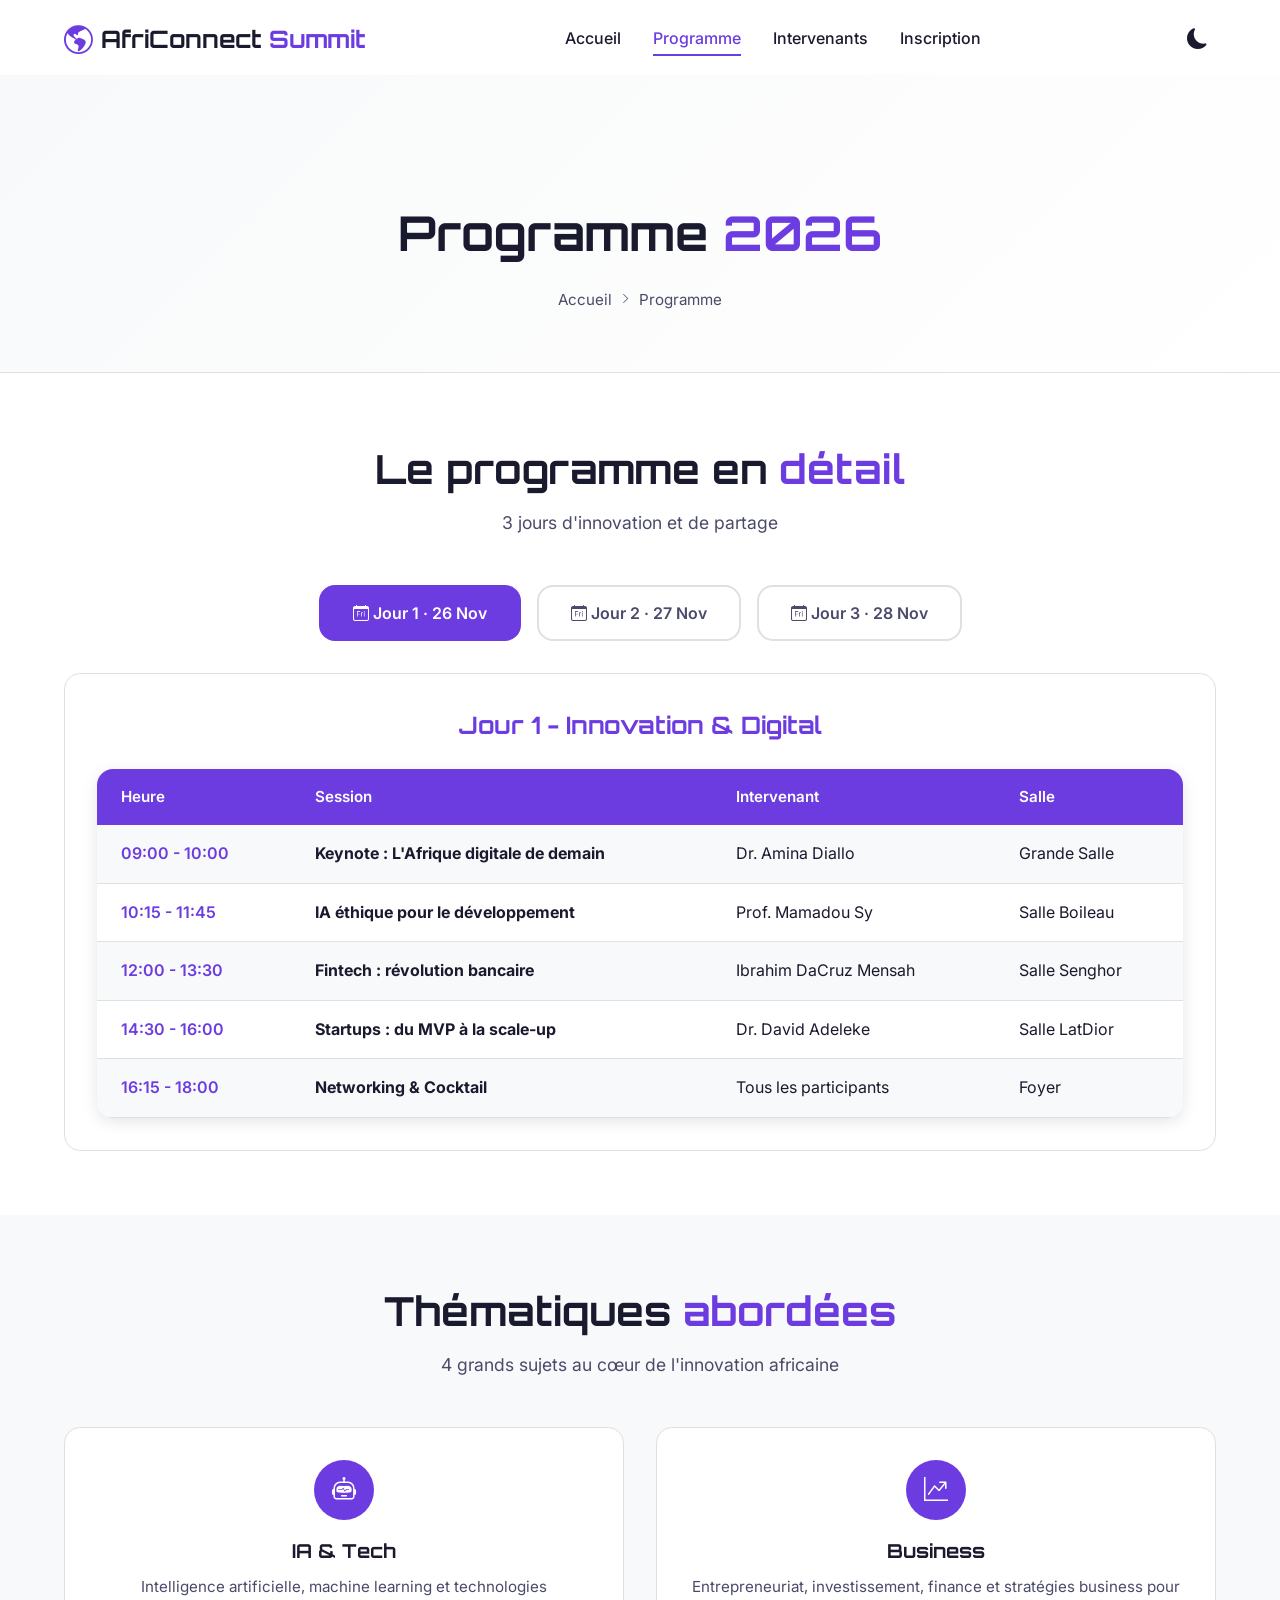
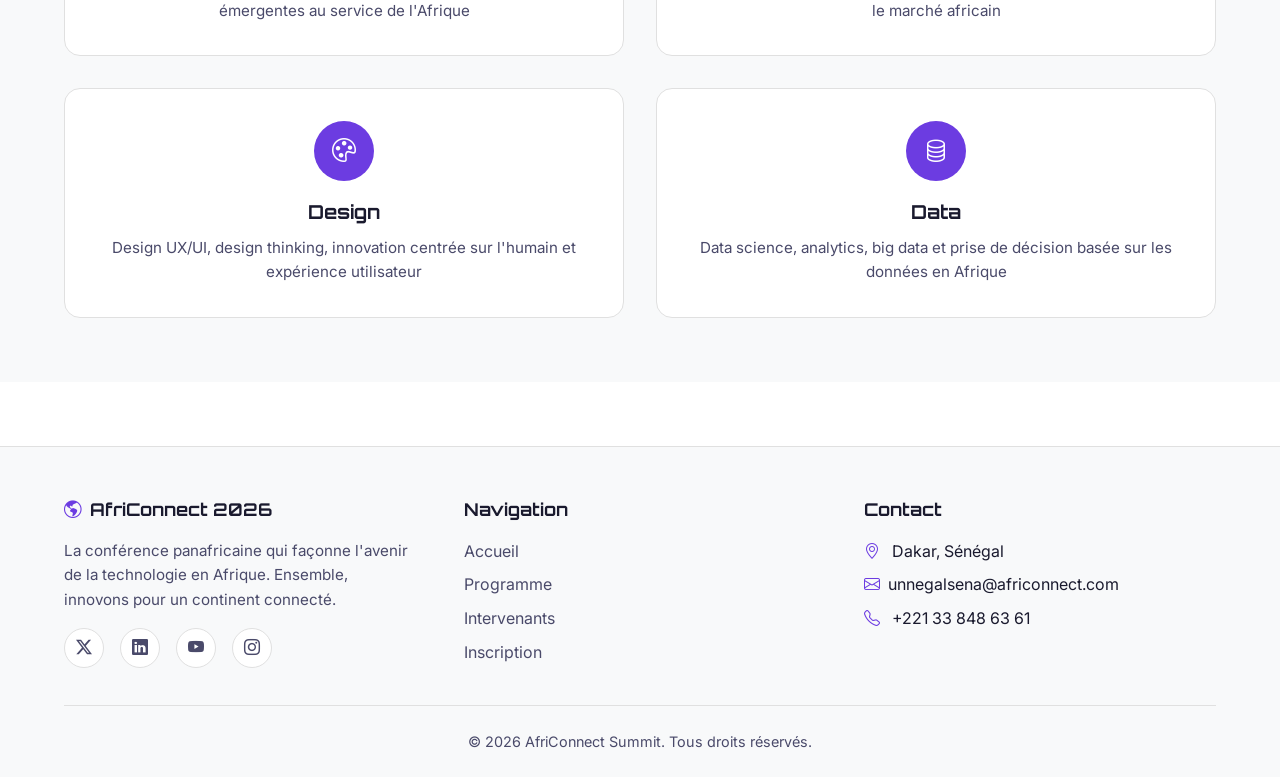
<file: programme.html>
<!DOCTYPE html>
<html lang="fr" data-theme="light">
<head>
    <meta charset="UTF-8">
    <meta name="viewport" content="width=device-width, initial-scale=1.0">
    <meta name="description" content="Programme complet du AfriConnect Summit 2026 - 3 jours de conférences, ateliers et networking.">
    <title>Programme - AfriConnect Summit 2026</title>
    
    <link rel="preconnect" href="https://fonts.googleapis.com">
    <link rel="preconnect" href="https://fonts.gstatic.com" crossorigin>
    <link href="https://fonts.googleapis.com/css2?family=Orbitron:wght@400;700;900&family=Inter:wght@300;400;500;600;700&display=swap" rel="stylesheet">
    
    <link rel="stylesheet" href="https://cdn.jsdelivr.net/npm/bootstrap-icons@1.11.3/font/bootstrap-icons.min.css">
    
    <link rel="stylesheet" href="css/style.css">
    <script>
        // Récupére le thème sauvegardé
        (function() {
            const savedTheme = localStorage.getItem('theme');
            if (savedTheme) {
                document.documentElement.setAttribute('data-theme', savedTheme);
            }
        })();
    </script>
</head>
<body>

    <!--  HEADER / NAVBAR  -->
    <header class="navbar" role="navigation" aria-label="Navigation principale">
        <nav class="navbar-container">
            <div class="navbar-brand">
                <a href="index.html">
                    <i class="bi bi-globe-americas"></i>
                    <span>AfriConnect <span class="brand-year">Summit</span></span>
                </a>
            </div>
            
            <button class="navbar-toggler" aria-label="Menu hamburger" aria-expanded="false">
                <i class="bi bi-list"></i>
            </button>
            
            <ul class="navbar-menu">
                <li><a href="index.html">Accueil</a></li>
                <li><a href="programme.html" class="active">Programme</a></li>
                <li><a href="intervenants.html">Intervenants</a></li>
                <li><a href="contact.html">Inscription</a></li>
            </ul>
            
            <button class="theme-toggle" aria-label="Basculer le mode sombre/clair">
                <i class="bi bi-moon-fill"></i>
            </button>
        </nav>
    </header>
    <main>
        
        <!--  SECTION HERO  -->
        <section class="page-hero" aria-label="Bannière du programme">
            <div class="page-hero-content">
                <h1>Programme <span>2026</span></h1>
                <nav class="breadcrumb" aria-label="Fil d'Ariane">
                    <a href="index.html">Accueil</a>
                    <i class="bi bi-chevron-right"></i>
                    <span>Programme</span>
                </nav>
            </div>
        </section>

        <!--  ONGLETS PROGRAMME  -->
        <section class="schedule" aria-label="Programme des conférences">
            <div class="container">
                <h2 class="section-title">Le programme en <span>détail</span></h2>
                <p class="section-subtitle">3 jours d'innovation et de partage</p>
                
                <!-- Onglets -->
                <div class="tabs" role="tablist" aria-label="Jours de la conférence">
                    <button class="tab-btn active" data-day="day1" role="tab" aria-selected="true">
                        <i class="bi bi-calendar-day"></i> Jour 1 · 26 Nov
                    </button>
                    <button class="tab-btn" data-day="day2" role="tab" aria-selected="false">
                        <i class="bi bi-calendar-day"></i> Jour 2 · 27 Nov
                    </button>
                    <button class="tab-btn" data-day="day3" role="tab" aria-selected="false">
                        <i class="bi bi-calendar-day"></i> Jour 3 · 28 Nov
                    </button>
                </div>
                
                <!-- Contenu des onglets -->
                <div class="tab-content">
                    <!-- Jour 1 -->
                    <div class="tab-pane active" id="day1" role="tabpanel">
                        <h3>Jour 1 - Innovation & Digital</h3>
                        <table class="schedule-table">
                            <thead>
                                <tr>
                                    <th>Heure</th>
                                    <th>Session</th>
                                    <th>Intervenant</th>
                                    <th>Salle</th>
                                </tr>
                            </thead>
                            <tbody>
                                <tr>
                                    <td>09:00 - 10:00</td>
                                    <td><strong>Keynote : L'Afrique digitale de demain</strong></td>
                                    <td>Dr. Amina Diallo</td>
                                    <td>Grande Salle</td>
                                </tr>
                                <tr>
                                    <td>10:15 - 11:45</td>
                                    <td><strong>IA éthique pour le développement</strong></td>
                                    <td>Prof. Mamadou Sy</td>
                                    <td>Salle Boileau</td>
                                </tr>
                                <tr>
                                    <td>12:00 - 13:30</td>
                                    <td><strong>Fintech : révolution bancaire</strong></td>
                                    <td>Ibrahim DaCruz Mensah</td>
                                    <td>Salle Senghor</td>
                                </tr>
                                <tr>
                                    <td>14:30 - 16:00</td>
                                    <td><strong>Startups : du MVP à la scale-up</strong></td>
                                    <td>Dr. David Adeleke</td>
                                    <td>Salle LatDior</td>
                                </tr>
                                <tr>
                                    <td>16:15 - 18:00</td>
                                    <td><strong>Networking & Cocktail</strong></td>
                                    <td>Tous les participants</td>
                                    <td>Foyer</td>
                                </tr>
                            </tbody>
                        </table>
                    </div>
                    
                    <!-- Jour 2 -->
                    <div class="tab-pane" id="day2" role="tabpanel">
                        <h3>Jour 2 - Business & Entrepreneurship</h3>
                        <table class="schedule-table">
                            <thead>
                                <tr>
                                    <th>Heure</th>
                                    <th>Session</th>
                                    <th>Intervenant</th>
                                    <th>Salle</th>
                                </tr>
                            </thead>
                            <tbody>
                                <tr>
                                    <td>09:00 - 10:00</td>
                                    <td><strong>Le leadership africain</strong></td>
                                    <td>Sarah Aidara</td>
                                    <td>Grande Salle</td>
                                </tr>
                                <tr>
                                    <td>10:15 - 11:45</td>
                                    <td><strong>Investir en Afrique</strong></td>
                                    <td>Jean-Pierre Okouwo</td>
                                    <td>Salle Boileau</td>
                                </tr>
                                <tr>
                                    <td>12:00 - 13:30</td>
                                    <td><strong>Design Thinking & Innovation</strong></td>
                                    <td>Dr. David Adeleke</td>
                                    <td>Salle Senghoor</td>
                                </tr>
                                <tr>
                                    <td>14:30 - 16:00</td>
                                    <td><strong>Marketing digital pour l'Afrique</strong></td>
                                    <td>Fatou Ndiaye</td>
                                    <td>Salle LatDior</td>
                                </tr>
                                <tr>
                                    <td>16:15 - 18:00</td>
                                    <td><strong>Pitch session : 5 startups</strong></td>
                                    <td>Jury d'investisseurs</td>
                                    <td>Grande Salle</td>
                                </tr>
                            </tbody>
                        </table>
                    </div>
                    
                    <!-- Jour 3 -->
                    <div class="tab-pane" id="day3" role="tabpanel">
                        <h3>Jour 3 - Data & Future Tech</h3>
                        <table class="schedule-table">
                            <thead>
                                <tr>
                                    <th>Heure</th>
                                    <th>Session</th>
                                    <th>Intervenant</th>
                                    <th>Salle</th>
                                </tr>
                            </thead>
                            <tbody>
                                <tr>
                                    <td>09:00 - 10:00</td>
                                    <td><strong>Big Data pour le développement</strong></td>
                                    <td>Sarah Aidara</td>
                                    <td>Grande Salle</td>
                                </tr>
                                <tr>
                                    <td>10:15 - 11:45</td>
                                    <td><strong>Blockchain & transparence</strong></td>
                                    <td>Ibrahim DaCruz</td>
                                    <td>Salle Boileau</td>
                                </tr>
                                <tr>
                                    <td>12:00 - 13:30</td>
                                    <td><strong>Cloud computing en Afrique</strong></td>
                                    <td>Dr. Amina Diallo</td>
                                    <td>Salle Boileau</td>
                                </tr>
                                <tr>
                                    <td>14:30 - 16:00</td>
                                    <td><strong>Cybersécurité : enjeux africains</strong></td>
                                    <td>Sidy Diop</td>
                                    <td>Salle Senghor</td>
                                </tr>
                                <tr>
                                    <td>16:15 - 18:00</td>
                                    <td><strong>Clôture & remise des prix</strong></td>
                                    <td>Tous les intervenants</td>
                                    <td>Grande Salle</td>
                                </tr>
                            </tbody>
                        </table>
                    </div>
                </div>
            </div>
        </section>

        <!-- SECTION THÉMATIQUES  -->
        <section class="thematics" aria-label="Thématiques de la conférence">
            <div class="container">
                <h2 class="section-title">Thématiques <span>abordées</span></h2>
                <p class="section-subtitle">4 grands sujets au cœur de l'innovation africaine</p>
                
                <div class="thematics-grid">
                    <article class="thematic-card">
                        <div class="thematic-icon">
                            <i class="bi bi-robot"></i>
                        </div>
                        <h3>IA & Tech</h3>
                        <p>Intelligence artificielle, machine learning et technologies émergentes au service de l'Afrique</p>
                    </article>
                    <article class="thematic-card">
                        <div class="thematic-icon">
                            <i class="bi bi-graph-up-arrow"></i>
                        </div>
                        <h3>Business</h3>
                        <p>Entrepreneuriat, investissement, finance et stratégies business pour le marché africain</p>
                    </article>
                    <article class="thematic-card">
                        <div class="thematic-icon">
                            <i class="bi bi-palette"></i>
                        </div>
                        <h3>Design</h3>
                        <p>Design UX/UI, design thinking, innovation centrée sur l'humain et expérience utilisateur</p>
                    </article>
                    <article class="thematic-card">
                        <div class="thematic-icon">
                            <i class="bi bi-database"></i>
                        </div>
                        <h3>Data</h3>
                        <p>Data science, analytics, big data et prise de décision basée sur les données en Afrique</p>
                    </article>
                </div>
            </div>
        </section>

    </main>

    <!--  FOOTER  -->
    <footer class="footer">
        <div class="container">
            <div class="footer-grid">
                <div class="footer-col">
                    <h4><i class="bi bi-globe-americas"></i>AfriConnect 2026</h4>
                    <p>La conférence panafricaine qui façonne l'avenir de la technologie en Afrique. Ensemble, innovons pour un continent connecté.</p>
                    <div class="footer-social">
                        <a href="#" aria-label="Twitter"><i class="bi bi-twitter-x"></i></a>
                        <a href="#" aria-label="LinkedIn"><i class="bi bi-linkedin"></i></a>
                        <a href="#" aria-label="YouTube"><i class="bi bi-youtube"></i></a>
                        <a href="#" aria-label="Instagram"><i class="bi bi-instagram"></i></a>
                    </div>
                </div>
                <div class="footer-col">
                    <h4>Navigation</h4>
                    <ul>
                        <li><a href="index.html">Accueil</a></li>
                        <li><a href="programme.html">Programme</a></li>
                        <li><a href="intervenants.html">Intervenants</a></li>
                        <li><a href="contact.html">Inscription</a></li>
                    </ul>
                </div>
                <div class="footer-col">
                    <h4>Contact</h4>
                    <ul>
                        <li><i class="bi bi-geo-alt"></i> Dakar, Sénégal</li>
                        <li><i class="bi bi-envelope"></i>unnegalsena@africonnect.com</li>
                        <li><i class="bi bi-telephone"></i> +221 33 848 63 61</li>
                    </ul>
                </div>
            </div>
            <div class="footer-bottom">
                <p>&copy; <span id="currentYear">2026</span> AfriConnect Summit. Tous droits réservés.</p>
                <button class="btn-back-to-top" aria-label="Retour en haut de page">
                    <i class="bi bi-chevron-up"></i>
                </button>
            </div>
        </div>
    </footer>

    <!-- JavaScript -->
    <script src="js/main.js"></script>
</body>
</html>
</file>
<file: css/style.css>
:root {
    /* Couleurs principales */
    --color-primary: #6C3CE1;
    --color-primary-dark: #4A1FA6;
    --color-primary-light: #8B6BE8;
    --color-secondary: #00D4AA;
    --color-secondary-dark: #00A887;
    --color-accent: #FF6B6B;
    
    /* thème clair */
    --color-bg: #FFFFFF;
    --color-bg-secondary: #F8F9FA;
    --color-text: #1A1A2E;
    --color-text-secondary: #4A4A6A;
    --color-border: #E0E0E0;
    --color-shadow: rgba(0, 0, 0, 0.1);
    
    /* Typographie */
    --font-title: 'Orbitron', sans-serif;
    --font-body: 'Inter', sans-serif;
    
    /* Espacements */
    --spacing-xs: 4px;
    --spacing-sm: 8px;
    --spacing-md: 16px;
    --spacing-lg: 24px;
    --spacing-xl: 32px;
    --spacing-xxl: 48px;
    --spacing-xxxl: 64px;
    
    /* Bordures */
    --radius-sm: 4px;
    --radius-md: 8px;
    --radius-lg: 16px;
    --radius-xl: 24px;
    
    /* Transitions */
    --transition-fast: 0.2s ease;
    --transition-medium: 0.3s ease;
    --transition-slow: 0.5s ease;
    
    /* Container */
    --container-max: 1200px;
}
/* RESET / BASE */
* {
    margin: 0;
    padding: 0;
    box-sizing: border-box;
}

html {
    scroll-behavior: smooth;
}

body {
    font-family: var(--font-body);
    background-color: var(--color-bg);
    color: var(--color-text);
    line-height: 1.6;
    transition: background-color var(--transition-medium), color var(--transition-medium);
    padding-top: 75px;
}
body.fade-out {
    opacity: 0;
}

a {
    text-decoration: none;
    color: var(--color-primary);
    transition: color var(--transition-fast);
}

a:hover {
    color: var(--color-primary-dark);
}

ul {
    list-style: none;
}

img {
    max-width: 100%;
    display: block;
}
.container {
    max-width: var(--container-max);
    margin: 0 auto;
    padding: 0 var(--spacing-lg);
}
[data-theme="dark"] {
    --color-bg: #0D0D1A;
    --color-bg-secondary: #1A1A2E;
    --color-text: #F0F0F8;
    --color-text-secondary: #A0A0C0;
    --color-border: #2A2A4A;
    --color-shadow: rgba(0, 0, 0, 0.3);
    
    --color-primary: #8B6BE8;
    --color-primary-dark: #6C3CE1;
    --color-secondary: #00D4AA;
}
.section-title {
    font-family: var(--font-title);
    font-size: 2.5rem;
    font-weight: 700;
    text-align: center;
    margin-bottom: var(--spacing-sm);
}

.section-title span {
    color: var(--color-primary);
}

.section-subtitle {
    text-align: center;
    color: var(--color-text-secondary);
    font-size: 1.1rem;
    margin-bottom: var(--spacing-xxl);
}
.btn {
    display: inline-flex;
    align-items: center;
    gap: var(--spacing-sm);
    padding: 12px 28px;
    border-radius: var(--radius-lg);
    font-weight: 600;
    transition: all var(--transition-medium);
    cursor: pointer;
    border: none;
    font-size: 1rem;
}

.btn-primary {
    background: var(--color-primary);
    color: white;
}

.btn-primary:hover {
    background: var(--color-primary-dark);
    transform: translateY(-2px);
    box-shadow: 0 8px 24px rgba(108, 60, 225, 0.3);
}

.btn-secondary {
    background: transparent;
    color: var(--color-text);
    border: 2px solid var(--color-border);
}

.btn-secondary:hover {
    border-color: var(--color-primary);
    color: var(--color-primary);
    transform: translateY(-2px);
}
.navbar {
    position: fixed;
    top: 0;
    left: 0;
    width: 100%;
    z-index: 1000;
    padding: var(--spacing-md) 0;
    transition: all var(--transition-medium);
    background: transparent;
}

/* Navbar après scroll */
.navbar.scrolled {
    background: var(--color-bg);
    box-shadow: 0 4px 20px var(--color-shadow);
    padding: var(--spacing-sm) 0;
}

/* Version sombre de la navbar scrolled */
[data-theme="dark"] .navbar.scrolled {
    background: rgba(13, 13, 26, 0.95);
    backdrop-filter: blur(10px);
}

.navbar-container {
    max-width: var(--container-max);
    margin: 0 auto;
    padding: 0 var(--spacing-lg);
    display: flex;
    align-items: center;
    justify-content: space-between;
}

.navbar-brand a {
    display: flex;
    align-items: center;
    gap: var(--spacing-sm);
    font-family: var(--font-title);
    font-size: 1.5rem;
    font-weight: 700;
    color: var(--color-text);
}

.navbar-brand i {
    color: var(--color-primary);
    font-size: 1.8rem;
}

.brand-year {
    color: var(--color-primary);
}

.navbar-menu {
    display: flex;
    align-items: center;
    gap: var(--spacing-xl);
}

.navbar-menu a {
    color: var(--color-text);
    font-weight: 500;
    position: relative;
    padding: var(--spacing-sm) 0;
}

.navbar-menu a::after {
    content: '';
    position: absolute;
    bottom: 0;
    left: 0;
    width: 0;
    height: 2px;
    background: var(--color-primary);
    transition: width var(--transition-medium);
}

.navbar-menu a:hover::after,
.navbar-menu a.active::after {
    width: 100%;
}

.navbar-menu a.active {
    color: var(--color-primary);
}

/* Toggle thème */
.theme-toggle {
    background: none;
    border: none;
    font-size: 1.3rem;
    cursor: pointer;
    color: var(--color-text);
    padding: var(--spacing-sm);
    transition: transform var(--transition-fast);
}

.theme-toggle:hover {
    transform: rotate(30deg);
}

/* Hamburger */
.navbar-toggler {
    display: none;
    background: none;
    border: none;
    font-size: 1.8rem;
    cursor: pointer;
    color: var(--color-text);
}
.footer {
    background: var(--color-bg-secondary);
    padding: var(--spacing-xxl) 0 var(--spacing-lg);
    margin-top: var(--spacing-xxxl);
    border-top: 1px solid var(--color-border);
}

.footer-grid {
    display: flex;
    gap: var(--spacing-xxl);
    justify-content: space-between;
    flex-wrap: wrap;
}

.footer-col {
    flex: 1;
    min-width: 200px;
}

.footer-col h4 {
    font-family: var(--font-title);
    font-size: 1.1rem;
    margin-bottom: var(--spacing-md);
    color: var(--color-text);
}

.footer-col h4 i {
    color: var(--color-primary);
    margin-right: var(--spacing-sm);
}

.footer-col p {
    color: var(--color-text-secondary);
    font-size: 0.95rem;
}

.footer-col ul li {
    margin-bottom: var(--spacing-sm);
}

.footer-col ul li a {
    color: var(--color-text-secondary);
    transition: color var(--transition-fast);
}

.footer-col ul li a:hover {
    color: var(--color-primary);
}

.footer-col ul li i {
    color: var(--color-primary);
    margin-right: var(--spacing-sm);
    width: 20px;
}

.footer-social {
    display: flex;
    gap: var(--spacing-md);
    margin-top: var(--spacing-md);
}

.footer-social a {
    display: flex;
    align-items: center;
    justify-content: center;
    width: 40px;
    height: 40px;
    border-radius: 50%;
    background: var(--color-bg);
    color: var(--color-text-secondary);
    transition: all var(--transition-medium);
    border: 1px solid var(--color-border);
}

.footer-social a:hover {
    background: var(--color-primary);
    color: white;
    transform: translateY(-3px);
}

.footer-bottom {
    margin-top: var(--spacing-xl);
    padding-top: var(--spacing-lg);
    border-top: 1px solid var(--color-border);
    display: flex;
    justify-content: space-between;
    align-items: center;
    flex-wrap: wrap;
    gap: var(--spacing-md);
}

.footer-bottom p {
    color: var(--color-text-secondary);
    font-size: 0.9rem;
    text-align: center;
    flex: 1;
}

/* Bouton retour en haut */
.btn-back-to-top {
    position: fixed;
    bottom: 30px;
    right: 30px;
    width: 50px;
    height: 50px;
    border-radius: 50%;
    background: var(--color-primary);
    color: white;
    border: none;
    font-size: 1.3rem;
    cursor: pointer;
    opacity: 0;
    visibility: hidden;
    transform: translateY(20px);
    transition: all var(--transition-medium);
    box-shadow: 0 4px 16px rgba(108, 60, 225, 0.3);
    z-index: 999;
}

.btn-back-to-top.visible {
    opacity: 1;
    visibility: visible;
    transform: translateY(0);
}

.btn-back-to-top:hover {
    background: var(--color-primary-dark);
    transform: translateY(-3px);
}
.page-hero {
    padding: 120px 0 60px;
    background: linear-gradient(135deg, var(--color-bg-secondary) 0%, var(--color-bg) 100%);
    border-bottom: 1px solid var(--color-border);
    text-align: center;
}

.page-hero-content h1 {
    font-family: var(--font-title);
    font-size: 3rem;
    font-weight: 700;
    margin-bottom: var(--spacing-md);
}

.page-hero-content h1 span {
    color: var(--color-primary);
}

.breadcrumb {
    display: flex;
    align-items: center;
    justify-content: center;
    gap: var(--spacing-sm);
    color: var(--color-text-secondary);
    font-size: 0.95rem;
}

.breadcrumb a {
    color: var(--color-text-secondary);
}

.breadcrumb a:hover {
    color: var(--color-primary);
}

.breadcrumb i {
    font-size: 0.7rem;
}

@media (max-width: 768px) {

    /* Navbar */
    .navbar-toggler {
        display: block;
    }

    .navbar-menu {
        display: none;
        position: absolute;
        top: 100%;
        left: 0;
        width: 100%;
        flex-direction: column;
        background: var(--color-bg);
        padding: var(--spacing-lg);
        gap: var(--spacing-md);
        box-shadow: 0 8px 24px var(--color-shadow);
        border-top: 1px solid var(--color-border);
    }

    .navbar-menu.open {
        display: flex;
    }

    [data-theme="dark"] .navbar-menu {
        background: var(--color-bg-secondary);
    }

    /* Footer */
    .footer-grid {
        flex-direction: column;
        gap: var(--spacing-xl);
    }

    .footer-col {
        min-width: 100%;
    }

    .footer-bottom {
        flex-direction: column;
        text-align: center;
    }
}

@media (max-width: 480px) {

    .section-title {
        font-size: 2rem;
    }

    .page-hero-content h1 {
        font-size: 2.2rem;
    }

    .navbar-container {
        padding: var(--spacing-sm) var(--spacing-md);
    }

    .navbar-brand span {
        font-size: 1rem;
    }

    .footer {
        padding: var(--spacing-xl) var(--spacing-md);
    }

    .footer-bottom {
        gap: var(--spacing-md);
    }
    .hero-title {
        font-size: 2rem;
    }
    
    .hero-actions {
        flex-direction: column;
        align-items: center;
    }
    
    .hero-actions .btn {
        width: 100%;
        justify-content: center;
    }
    
    .countdown {
        gap: var(--spacing-sm);
    }
    
    .countdown-item {
        min-width: 50px;
        padding: var(--spacing-xs) var(--spacing-sm);
    }
    
    .countdown-value {
        font-size: 1.4rem;
    }
    
    .stats-grid {
        grid-template-columns: 1fr 1fr;
        gap: var(--spacing-sm);
    }
    
    .stat-card {
        padding: var(--spacing-md);
    }
    
    .stat-number {
        font-size: 2rem;
    }
    
    .section-title {
        font-size: 1.8rem;
    }
    .schedule-table {
        font-size: 0.75rem;
    }
    
    .schedule-table th,
    .schedule-table td {
        padding: var(--spacing-xs) var(--spacing-sm);
    }
    
    .tab-pane h3 {
        font-size: 1.2rem;
    }
}
.contact-section {
    padding: var(--spacing-xxxl) 0;
}

.contact-grid {
    display: flex;
    gap: var(--spacing-xxl);
    align-items: flex-start;
}

.contact-form-wrapper {
    flex: 2;
}

.contact-form-wrapper h2 {
    font-family: var(--font-title);
    font-size: 2rem;
    margin-bottom: var(--spacing-sm);
}

.contact-form-wrapper h2 span {
    color: var(--color-primary);
}

.contact-form-wrapper > p {
    color: var(--color-text-secondary);
    margin-bottom: var(--spacing-xl);
}

.contact-info-wrapper {
    flex: 1;
    display: flex;
    flex-direction: column;
    gap: var(--spacing-xl);
}

/* Formulaire */
#registrationForm {
    display: flex;
    flex-direction: column;
    gap: var(--spacing-md);
}

.form-group {
    display: flex;
    flex-direction: column;
    gap: var(--spacing-xs);
}

.form-group label {
    font-weight: 500;
    font-size: 0.95rem;
}

.form-group input,
.form-group select,
.form-group textarea {
    padding: var(--spacing-md);
    border: 2px solid var(--color-border);
    border-radius: var(--radius-md);
    background: var(--color-bg);
    color: var(--color-text);
    font-family: var(--font-body);
    font-size: 1rem;
    transition: border-color var(--transition-medium), box-shadow var(--transition-medium);
}

.form-group input:focus,
.form-group select:focus,
.form-group textarea:focus {
    outline: none;
    border-color: var(--color-primary);
    box-shadow: 0 0 0 3px rgba(108, 60, 225, 0.1);
}

.form-group textarea {
    resize: vertical;
    min-height: 100px;
}

/* Validation */
.form-group .error-message {
    font-size: 0.85rem;
    color: var(--color-accent);
    min-height: 20px;
}

.form-group.error input,
.form-group.error select,
.form-group.error textarea {
    border-color: var(--color-accent);
}

.form-group.success input,
.form-group.success select,
.form-group.success textarea {
    border-color: var(--color-secondary);
}

.btn-submit {
    width: 100%;
    justify-content: center;
    padding: var(--spacing-lg);
    font-size: 1.1rem;
}

/* Message de succès */
.form-success {
    padding: var(--spacing-md);
    background: var(--color-secondary);
    color: white;
    border-radius: var(--radius-md);
    text-align: center;
    margin-top: var(--spacing-md);
}

.form-success i {
    font-size: 2rem;
    display: block;
    margin-bottom: var(--spacing-sm);
}

/* Contact info */
.contact-info-card {
    background: var(--color-bg-secondary);
    padding: var(--spacing-xl);
    border-radius: var(--radius-lg);
    border: 1px solid var(--color-border);
}

.contact-info-card h3 {
    font-family: var(--font-title);
    font-size: 1.2rem;
    margin-bottom: var(--spacing-lg);
}

.contact-info-card h3 i {
    color: var(--color-primary);
}

.info-item {
    display: flex;
    align-items: flex-start;
    gap: var(--spacing-md);
    margin-bottom: var(--spacing-md);
}

.info-item i {
    color: var(--color-primary);
    font-size: 1.2rem;
    margin-top: 3px;
    width: 24px;
}

.info-item strong {
    display: block;
    font-size: 0.9rem;
}

.info-item p {
    color: var(--color-text-secondary);
    margin: 0;
}

/* Map */
.map-container {
    background: var(--color-bg-secondary);
    padding: var(--spacing-xl);
    border-radius: var(--radius-lg);
    border: 1px solid var(--color-border);
}

.map-container h3 {
    font-family: var(--font-title);
    font-size: 1.2rem;
    margin-bottom: var(--spacing-md);
}

.map-container h3 i {
    color: var(--color-primary);
}

/* FAQ  */
.faq {
    padding: var(--spacing-xxxl) 0;
    background: var(--color-bg-secondary);
}

.faq-list {
    max-width: 800px;
    margin: 0 auto;
    display: flex;
    flex-direction: column;
    gap: var(--spacing-md);
}

.faq-item {
    background: var(--color-bg);
    border-radius: var(--radius-lg);
    border: 1px solid var(--color-border);
    overflow: hidden;
    transition: border-color var(--transition-medium);
}

.faq-item:hover {
    border-color: var(--color-primary);
}

.faq-toggle {
    display: none;
}

.faq-question {
    display: flex;
    align-items: center;
    gap: var(--spacing-md);
    padding: var(--spacing-lg);
    cursor: pointer;
    font-weight: 600;
    font-size: 1.05rem;
    transition: background var(--transition-medium);
}

.faq-question:hover {
    background: var(--color-bg-secondary);
}

.faq-question .bi-plus-circle {
    color: var(--color-primary);
    font-size: 1.3rem;
    flex-shrink: 0;
}

.faq-question .bi-dash-circle {
    display: none;
    color: var(--color-primary);
    font-size: 1.3rem;
    flex-shrink: 0;
}

.faq-answer {
    max-height: 0;
    overflow: hidden;
    padding: 0 var(--spacing-lg);
    transition: max-height 0.5s ease, padding 0.5s ease;
    color: var(--color-text-secondary);
}

/* Ouverture de l'accordéon */
.faq-toggle:checked ~ .faq-question .bi-plus-circle {
    display: none;
}

.faq-toggle:checked ~ .faq-question .bi-dash-circle {
    display: block;
}

.faq-toggle:checked ~ .faq-answer {
    max-height: 300px;
    padding: 0 var(--spacing-lg) var(--spacing-lg);
}

@media (max-width: 992px) {
    .contact-grid {
        flex-direction: column;
    }
    
    .contact-form-wrapper {
        width: 100%;
    }
    
    .contact-info-wrapper {
        width: 100%;
    }
    .hero-title {
        font-size: 3.5rem;
    }
    
    .stats-grid {
        grid-template-columns: repeat(2, 1fr);
    }
    
    .speakers-grid {
        grid-template-columns: repeat(2, 1fr);
    }
    
    .why-grid {
        grid-template-columns: repeat(2, 1fr);
    }
    /* Programme */
    .thematics-grid {
        grid-template-columns: repeat(2, 1fr);
    }
    
    /* Intervenants */
    .speakers-full-grid {
        grid-template-columns: repeat(2, 1fr);
    }
    
    .filter-buttons {
        gap: var(--spacing-sm);
    }
    
    .filter-btn {
        padding: var(--spacing-sm) var(--spacing-md);
        font-size: 0.85rem;
    }

}

@media (max-width: 768px) {
    .contact-form-wrapper h2 {
        font-size: 1.6rem;
    }
    
    .faq-question {
        font-size: 0.95rem;
        padding: var(--spacing-md);
    }
    
    .faq-answer {
        font-size: 0.9rem;
    }
    .hero-title {
        font-size: 2.5rem;
    }
    
    .hero-subtitle {
        font-size: 1rem;
    }
    
    .countdown-item {
        min-width: 60px;
        padding: var(--spacing-sm) var(--spacing-md);
    }
    
    .countdown-value {
        font-size: 1.8rem;
    }
    
    .stats-grid {
        grid-template-columns: 1fr 1fr;
        gap: var(--spacing-md);
    }
    
    .stat-number {
        font-size: 2.5rem;
    }
    
    .speakers-grid {
        grid-template-columns: 1fr;
        max-width: 350px;
        margin-left: auto;
        margin-right: auto;
    }
    
    .why-grid {
        grid-template-columns: 1fr;
    }
    
    .sponsors-grid {
        flex-direction: column;
        align-items: center;
    }
    
    .sponsor-gold {
        order: -1;
    }
    /* Programme */
    .tabs {
        flex-direction: column;
        align-items: stretch;
    }
    
    .tab-btn {
        text-align: center;
        padding: var(--spacing-md);
    }
    
    .tab-content {
        padding: var(--spacing-md);
    }
    
    .schedule-table {
        font-size: 0.85rem;
    }
    
    .schedule-table th,
    .schedule-table td {
        padding: var(--spacing-sm) var(--spacing-md);
    }
    
    .thematics-grid {
        grid-template-columns: 1fr;
    }
    
    /* Intervenants */
    .filter-buttons {
        flex-direction: column;
        align-items: center;
    }
    
    .filter-btn {
        width: 100%;
        max-width: 250px;
        text-align: center;
    }
    
    .speakers-full-grid {
        grid-template-columns: 1fr;
        max-width: 350px;
        margin-left: auto;
        margin-right: auto;
    }
}
.speakers-grid {
    display: grid;
    grid-template-columns: repeat(4, 1fr);
    gap: var(--spacing-xl);
    margin-bottom: var(--spacing-xl);
}
.speaker-card {
    display: flex;
    flex-direction: column;
    align-items: center;
    background: var(--color-bg);
    border-radius: var(--radius-lg);
    padding: var(--spacing-lg);
    text-align: center;
    border: 1px solid var(--color-border);
    transition: all var(--transition-medium);
}
.speaker-card:hover {
    transform: translateY(-8px);
    box-shadow: 0 8px 32px var(--color-shadow);
    border-color: var(--color-primary);
}

.speaker-card img {
    width: 120px;
    height: 120px;
    border-radius: 50%;
    object-fit: cover;
    margin: 0 auto var(--spacing-md);
    border: 3px solid var(--color-primary);
}

.speaker-card h3 {
    font-size: 1.1rem;
    margin-bottom: var(--spacing-xs);
}

.speaker-title {
    color: var(--color-primary);
    font-size: 0.9rem;
    font-weight: 500;
}

.speaker-country {
    color: var(--color-text-secondary);
    font-size: 0.85rem;
    margin: var(--spacing-sm) 0 var(--spacing-md);
}

.speaker-country i {
    margin-right: var(--spacing-xs);
}

.btn-speaker {
    display: inline-block;
    padding: var(--spacing-sm) var(--spacing-lg);
    border-radius: var(--radius-md);
    background: var(--color-primary);
    color: white;
    font-size: 0.85rem;
    font-weight: 500;
    transition: all var(--transition-medium);
    border: none;
    cursor: pointer;
}

.btn-speaker:hover {
    background: var(--color-primary-dark);
    transform: translateY(-2px);
    color: white;
}

.speakers-cta {
    text-align: center;
}
.hero {
    min-height: calc(100vh - 75px);
    display: flex;
    flex-direction: column;
    align-items: center;
    justify-content: center;
    text-align: center;
    padding: 40px var(--spacing-lg) 40px;
    background: linear-gradient(135deg, var(--color-bg-secondary) 0%, var(--color-bg) 100%);
    position: relative;
    overflow: hidden;
}

.hero-content {
    animation: heroAppear 1.2s ease-out forwards;
    max-width: 900px;
}

@keyframes heroAppear {
    0% {
        opacity: 0;
        transform: translateY(30px) scale(0.95);
    }
    100% {
        opacity: 1;
        transform: translateY(0) scale(1);
    }
}

.hero-badge {
    display: inline-flex;
    align-items: center;
    gap: var(--spacing-sm);
    background: var(--color-primary);
    color: white;
    padding: var(--spacing-sm) var(--spacing-lg);
    border-radius: var(--radius-xl);
    font-size: 0.9rem;
    font-weight: 500;
    margin-bottom: var(--spacing-lg);
}

.hero-title {
    font-family: var(--font-title);
    font-size: 4.5rem;
    font-weight: 900;
    line-height: 1.1;
    margin-bottom: var(--spacing-lg);
}

.hero-title span {
    color: var(--color-primary);
}

.hero-subtitle {
    font-size: 1.25rem;
    color: var(--color-text-secondary);
    max-width: 600px;
    margin: 0 auto var(--spacing-xl);
    line-height: 1.7;
}

.hero-actions {
    display: flex;
    gap: var(--spacing-md);
    justify-content: center;
    flex-wrap: wrap;
    margin-bottom: var(--spacing-xxl);
}

.hero-scroll-indicator {
    position: absolute;
    bottom: 30px;
    display: flex;
    flex-direction: column;
    align-items: center;
    gap: var(--spacing-xs);
    color: var(--color-text-secondary);
    font-size: 0.85rem;
    animation: bounceDown 2s infinite;
}

@keyframes bounceDown {
    0%, 100% { transform: translateY(0); }
    50% { transform: translateY(10px); }
}

.hero-scroll-indicator i {
    font-size: 1.2rem;
}
/* COMPTEURS */
.countdown {
    display: flex;
    gap: var(--spacing-xl);
    justify-content: center;
    flex-wrap: wrap;
}

.countdown-item {
    display: flex;
    flex-direction: column;
    align-items: center;
    background: var(--color-bg);
    padding: var(--spacing-md) var(--spacing-xl);
    border-radius: var(--radius-lg);
    min-width: 80px;
    box-shadow: 0 4px 20px var(--color-shadow);
    border: 1px solid var(--color-border);
}

.countdown-value {
    font-family: var(--font-title);
    font-size: 2.5rem;
    font-weight: 700;
    color: var(--color-primary);
}
.countdown-label {
    font-size: 0.8rem;
    color: var(--color-text-secondary);
    text-transform: uppercase;
    letter-spacing: 1px;
}
.stats {
    padding: var(--spacing-xxxl) 0;
    background: var(--color-bg-secondary);
}

.stats-grid {
    display: grid;
    grid-template-columns: repeat(4, 1fr);
    gap: var(--spacing-xl);
}

.stat-card {
    text-align: center;
    padding: var(--spacing-xl);
    background: var(--color-bg);
    border-radius: var(--radius-lg);
    box-shadow: 0 4px 16px var(--color-shadow);
    border: 1px solid var(--color-border);
    transition: transform var(--transition-medium);
}

.stat-card:hover {
    transform: translateY(-5px);
}

.stat-card i {
    font-size: 2.5rem;
    color: var(--color-primary);
    margin-bottom: var(--spacing-sm);
}

.stat-number {
    font-family: var(--font-title);
    font-size: 3.5rem;
    font-weight: 900;
    color: var(--color-primary);
}

.stat-label {
    color: var(--color-text-secondary);
    font-size: 1rem;
    font-weight: 500;
    margin-top: var(--spacing-xs);
}
.why-attend {
    padding: var(--spacing-xxxl) 0;
}
.why-grid {
    display: grid;
    grid-template-columns: repeat(3, 1fr);
    gap: var(--spacing-xl);
}

.why-card {
    text-align: center;
    padding: var(--spacing-xl);
    background: var(--color-bg-secondary);
    border-radius: var(--radius-lg);
    border: 1px solid var(--color-border);
    transition: all var(--transition-medium);
}

.why-card:hover {
    transform: translateY(-8px);
    box-shadow: 0 8px 32px var(--color-shadow);
}

.why-icon {
    width: 70px;
    height: 70px;
    margin: 0 auto var(--spacing-md);
    display: flex;
    align-items: center;
    justify-content: center;
    background: var(--color-primary);
    border-radius: 50%;
    color: white;
    font-size: 2rem;
}

.why-card h3 {
    font-family: var(--font-title);
    font-size: 1.2rem;
    margin-bottom: var(--spacing-sm);
}

.why-card p {
    color: var(--color-text-secondary);
    font-size: 0.95rem;
}

.sponsors {
    padding: var(--spacing-xxxl) 0;
}

.sponsors-grid {
    display: flex;
    justify-content: center;
    align-items: flex-end;
    gap: var(--spacing-xl);
    flex-wrap: wrap;
}

.sponsor {
    display: flex;
    flex-direction: column;
    align-items: center;
    padding: var(--spacing-xl);
    background: var(--color-bg-secondary);
    border-radius: var(--radius-lg);
    border: 2px solid var(--color-border);
    transition: transform var(--transition-medium);
    min-width: 200px;
}
.sponsor:hover {
    transform: translateY(-5px);
}
.sponsor i {
    margin-bottom: var(--spacing-sm);
}
.sponsor > span {
    font-weight: 700;
    font-family: var(--font-title);
    font-size: 1.2rem;
    margin-bottom: var(--spacing-md);
}
.sponsor-gold {
    padding: var(--spacing-xl) var(--spacing-xxl);
    border-color: #FFD700;
    background: linear-gradient(135deg, rgba(255, 215, 0, 0.1), var(--color-bg-secondary));
}
.sponsor-gold i {
    color: #FFD700;
    font-size: 1.5rem;
}
.sponsor-gold > span {
    color: #FFD700;
}
.sponsor-silver {
    border-color: #C0C0C0;
    background: linear-gradient(135deg, rgba(192, 192, 192, 0.1), var(--color-bg-secondary));
    padding: var(--spacing-lg) var(--spacing-xl);
}
.sponsor-silver i {
    color: #C0C0C0;
    font-size: 1.2rem;
}
.sponsor-silver > span {
    color: #C0C0C0;
}
.sponsor-bronze {
    border-color: #CD7F32;
    background: linear-gradient(135deg, rgba(205, 127, 50, 0.1), var(--color-bg-secondary));
    padding: var(--spacing-md) var(--spacing-lg);
}
.sponsor-bronze i {
    color: #CD7F32;
    font-size: 1rem;
}
.sponsor-bronze > span {
    color: #CD7F32;
}
.sponsor-logos {
    display: flex;
    gap: var(--spacing-md);
    flex-wrap: wrap;
    justify-content: center;
}
.sponsor-name {
    background: var(--color-bg);
    padding: var(--spacing-sm) var(--spacing-md);
    border-radius: var(--radius-sm);
    font-size: 0.9rem;
    color: var(--color-text-secondary);
    border: 1px solid var(--color-border);
}
/* ============================================
   STYLES POUR PROGRAMME.HTML
   ============================================ */

/* Section Programme */
.schedule {
    padding: var(--spacing-xxxl) 0;
}

/* Onglets */
.tabs {
    display: flex;
    justify-content: center;
    gap: var(--spacing-md);
    margin-bottom: var(--spacing-xl);
    flex-wrap: wrap;
}

.tab-btn {
    padding: var(--spacing-md) var(--spacing-xl);
    border: 2px solid var(--color-border);
    border-radius: var(--radius-lg);
    background: var(--color-bg);
    color: var(--color-text-secondary);
    cursor: pointer;
    font-weight: 600;
    transition: all var(--transition-medium);
    font-size: 1rem;
    font-family: var(--font-body);
}

.tab-btn:hover {
    border-color: var(--color-primary);
    color: var(--color-primary);
}

.tab-btn.active {
    background: var(--color-primary);
    color: white;
    border-color: var(--color-primary);
}

/* Contenu des onglets */
.tab-content {
    background: var(--color-bg);
    border-radius: var(--radius-lg);
    padding: var(--spacing-xl);
    border: 1px solid var(--color-border);
}

.tab-pane {
    display: none;
    animation: fadeIn 0.5s ease;
}

.tab-pane.active {
    display: block;
}

@keyframes fadeIn {
    0% { opacity: 0; transform: translateY(20px); }
    100% { opacity: 1; transform: translateY(0); }
}

.tab-pane h3 {
    font-family: var(--font-title);
    font-size: 1.5rem;
    margin-bottom: var(--spacing-lg);
    text-align: center;
    color: var(--color-primary);
}

/* Tableau du programme */
.schedule-table {
    width: 100%;
    border-collapse: collapse;
    border-radius: var(--radius-lg);
    overflow: hidden;
    box-shadow: 0 4px 16px var(--color-shadow);
}

.schedule-table thead {
    background: var(--color-primary);
    color: white;
}

.schedule-table th {
    padding: var(--spacing-md) var(--spacing-lg);
    text-align: left;
    font-weight: 600;
    font-size: 0.95rem;
}

.schedule-table td {
    padding: var(--spacing-md) var(--spacing-lg);
    border-bottom: 1px solid var(--color-border);
}

/* Alternance de couleurs pour les lignes */
.schedule-table tbody tr:nth-child(odd) {
    background: var(--color-bg-secondary);
}

.schedule-table tbody tr:nth-child(even) {
    background: var(--color-bg);
}

.schedule-table tbody tr:hover {
    background: var(--color-primary-light);
    color: white;
}

[data-theme="dark"] .schedule-table tbody tr:hover {
    background: var(--color-primary-dark);
    color: white;
}

.schedule-table tbody tr td:first-child {
    font-weight: 600;
    color: var(--color-primary);
}

.schedule-table tbody tr td strong {
    color: var(--color-text);
}

/* ============================================
   THÉMATIQUES
   ============================================ */
.thematics {
    padding: var(--spacing-xxxl) 0;
    background: var(--color-bg-secondary);
}

.thematics-grid {
    display: grid;
    grid-template-columns: repeat(2, 1fr);
    gap: var(--spacing-xl);
}

.thematic-card {
    padding: var(--spacing-xl);
    background: var(--color-bg);
    border-radius: var(--radius-lg);
    border: 1px solid var(--color-border);
    text-align: center;
    transition: all var(--transition-medium);
}

.thematic-card:hover {
    transform: translateY(-5px);
    box-shadow: 0 8px 32px var(--color-shadow);
}

.thematic-icon {
    width: 60px;
    height: 60px;
    margin: 0 auto var(--spacing-md);
    display: flex;
    align-items: center;
    justify-content: center;
    background: var(--color-primary);
    border-radius: 50%;
    color: white;
    font-size: 1.5rem;
}

.thematic-card h3 {
    font-family: var(--font-title);
    font-size: 1.2rem;
    margin-bottom: var(--spacing-sm);
}

.thematic-card p {
    color: var(--color-text-secondary);
    font-size: 0.95rem;
}
/* INTERVENANTS */

.speakers-full {
    padding: var(--spacing-xxxl) 0;
}

/* Boutons de filtre */
.filter-buttons {
    display: flex;
    justify-content: center;
    gap: var(--spacing-md);
    margin-bottom: var(--spacing-xl);
    flex-wrap: wrap;
}

.filter-btn {
    padding: var(--spacing-sm) var(--spacing-xl);
    border: 2px solid var(--color-border);
    border-radius: var(--radius-lg);
    background: var(--color-bg);
    color: var(--color-text-secondary);
    cursor: pointer;
    font-weight: 500;
    transition: all var(--transition-medium);
    font-size: 0.95rem;
    font-family: var(--font-body);
}

.filter-btn:hover {
    border-color: var(--color-primary);
    color: var(--color-primary);
}

.filter-btn.active {
    background: var(--color-primary);
    color: white;
    border-color: var(--color-primary);
}

/* Grille des intervenants */
.speakers-full-grid {
    display: grid;
    grid-template-columns: repeat(3, 1fr);
    gap: var(--spacing-xl);
}

.speaker-full-card {
    background: var(--color-bg);
    border-radius: var(--radius-lg);
    padding: var(--spacing-lg);
    text-align: center;
    border: 1px solid var(--color-border);
    transition: all var(--transition-medium);
}

.speaker-full-card:hover {
    transform: translateY(-8px);
    box-shadow: 0 8px 32px var(--color-shadow);
    border-color: var(--color-primary);
}

.speaker-full-card img {
    width: 150px;
    height: 150px;
    border-radius: 50%;
    object-fit: cover;
    margin: 0 auto var(--spacing-md);
    border: 3px solid var(--color-primary);
}

.speaker-full-card h3 {
    font-size: 1.2rem;
    margin-bottom: var(--spacing-xs);
}

.speaker-full-card .speaker-specialty {
    color: var(--color-primary);
    font-weight: 500;
    font-size: 0.95rem;
}

.speaker-full-card .speaker-country {
    color: var(--color-text-secondary);
    font-size: 0.9rem;
    margin-top: var(--spacing-xs);
}

.speaker-full-card .speaker-country i {
    margin-right: var(--spacing-xs);
}

/* Animation de filtrage */
.speaker-full-card {
    animation: cardAppear 0.3s ease forwards;
}

@keyframes cardAppear {
    0% {
        opacity: 0;
        transform: scale(0.9);
    }
    100% {
        opacity: 1;
        transform: scale(1);
    }
}
</file>
